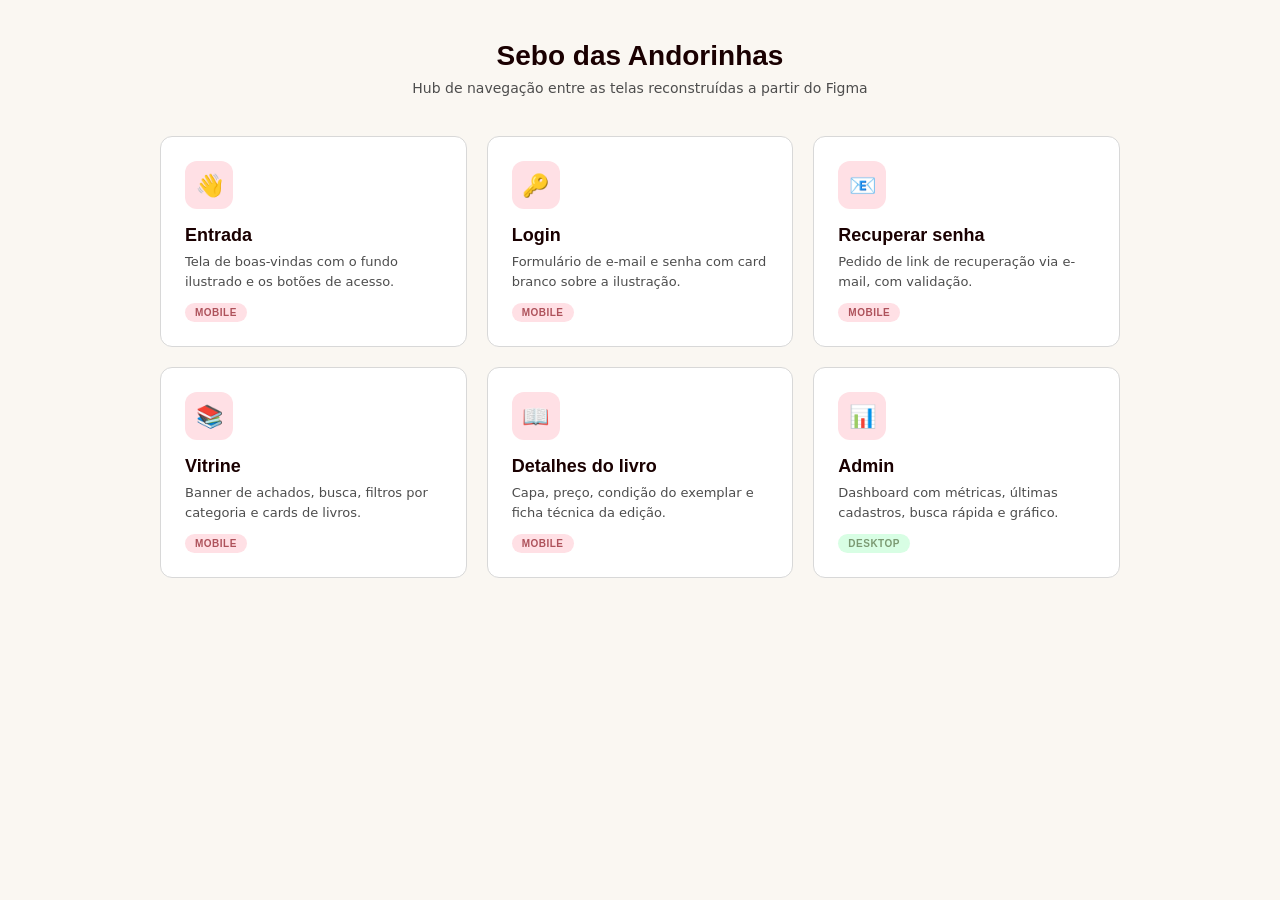
<file: index.html>
<!DOCTYPE html>
<html lang="pt-BR">
<head>
  <meta charset="UTF-8">
  <meta name="viewport" content="width=device-width, initial-scale=1">
  <title>Sebo das Andorinhas — Telas</title>
  <style>
    /* ============================================================
       HUB DE NAVEGAÇÃO
       Página simples que lista todas as telas do projeto.
       Serve para você pular direto pra qualquer uma delas.
       ============================================================ */

    /* Variáveis de cor: as mesmas do design system do app */
    :root {
      --cream-bg: #FAF7F2;
      --wine: #AE525B;
      --wine-light: #DD797E;
      --rose-pale: #FFE0E5;
      --dark: #1A0001;
      --gray-text: #4D4D4D;
      --border: #D8D8D8;
      --white: #FFFFFF;
    }

    * { box-sizing: border-box; }

    body {
      margin: 0;
      padding: 40px 20px;
      background: var(--cream-bg);
      color: var(--dark);
      font-family: "DM Sans", system-ui, sans-serif;
      min-height: 100vh;
    }

    .container {
      max-width: 960px;
      margin: 0 auto;
    }

    header {
      text-align: center;
      margin-bottom: 40px;
    }

    h1 {
      font-family: "Figtree", sans-serif;
      font-size: 28px;
      font-weight: 700;
      margin: 0 0 8px;
    }

    header p {
      color: var(--gray-text);
      font-size: 14px;
      margin: 0;
    }

    /* Grid responsivo: 1 coluna no mobile, 2 no tablet, 3 no desktop */
    .grid {
      display: grid;
      grid-template-columns: repeat(auto-fill, minmax(260px, 1fr));
      gap: 20px;
    }

    /* Cada card é um link para a tela */
    .card {
      display: block;
      background: var(--white);
      border: 1px solid var(--border);
      border-radius: 12px;
      padding: 24px;
      text-decoration: none;
      color: inherit;
      transition: transform .2s, box-shadow .2s, border-color .2s;
    }

    .card:hover,
    .card:focus-visible {
      transform: translateY(-4px);
      box-shadow: 0 8px 24px rgba(174, 82, 91, .15);
      border-color: var(--wine-light);
      outline: none;
    }

    /* Ícone circular com a cor da tela */
    .card-icon {
      width: 48px;
      height: 48px;
      border-radius: 12px;
      background: var(--rose-pale);
      color: var(--wine);
      display: flex;
      align-items: center;
      justify-content: center;
      font-size: 22px;
      margin-bottom: 16px;
    }

    .card h2 {
      font-family: "Figtree", sans-serif;
      font-size: 18px;
      font-weight: 700;
      margin: 0 0 6px;
    }

    .card p {
      color: var(--gray-text);
      font-size: 13px;
      margin: 0;
      line-height: 1.5;
    }

    /* Etiqueta que diz se a tela é mobile ou desktop */
    .tag {
      display: inline-block;
      margin-top: 12px;
      padding: 4px 10px;
      border-radius: 20px;
      background: var(--rose-pale);
      color: var(--wine);
      font-size: 10px;
      font-weight: 600;
      font-family: "Poppins", sans-serif;
      text-transform: uppercase;
      letter-spacing: .5px;
    }

    .tag.desktop {
      background: #D8FEE4;
      color: #7C9A73;
    }
  </style>
</head>
<body>
  <div class="container">
    <header>
      <h1>Sebo das Andorinhas</h1>
      <p>Hub de navegação entre as telas reconstruídas a partir do Figma</p>
    </header>

    <div class="grid">
      <a class="card" href="telas/entrada/index.html">
        <div class="card-icon">👋</div>
        <h2>Entrada</h2>
        <p>Tela de boas-vindas com o fundo ilustrado e os botões de acesso.</p>
        <span class="tag">Mobile</span>
      </a>

      <a class="card" href="telas/login/index.html">
        <div class="card-icon">🔑</div>
        <h2>Login</h2>
        <p>Formulário de e-mail e senha com card branco sobre a ilustração.</p>
        <span class="tag">Mobile</span>
      </a>

      <a class="card" href="telas/recuperar-senha/index.html">
        <div class="card-icon">📧</div>
        <h2>Recuperar senha</h2>
        <p>Pedido de link de recuperação via e-mail, com validação.</p>
        <span class="tag">Mobile</span>
      </a>

      <a class="card" href="telas/vitrine/index.html">
        <div class="card-icon">📚</div>
        <h2>Vitrine</h2>
        <p>Banner de achados, busca, filtros por categoria e cards de livros.</p>
        <span class="tag">Mobile</span>
      </a>

      <a class="card" href="telas/detalhes-livro/index.html">
        <div class="card-icon">📖</div>
        <h2>Detalhes do livro</h2>
        <p>Capa, preço, condição do exemplar e ficha técnica da edição.</p>
        <span class="tag">Mobile</span>
      </a>

      <a class="card" href="telas/admin/index.html">
        <div class="card-icon">📊</div>
        <h2>Admin</h2>
        <p>Dashboard com métricas, últimas cadastros, busca rápida e gráfico.</p>
        <span class="tag desktop">Desktop</span>
      </a>
    </div>
  </div>
</body>
</html>
</file>
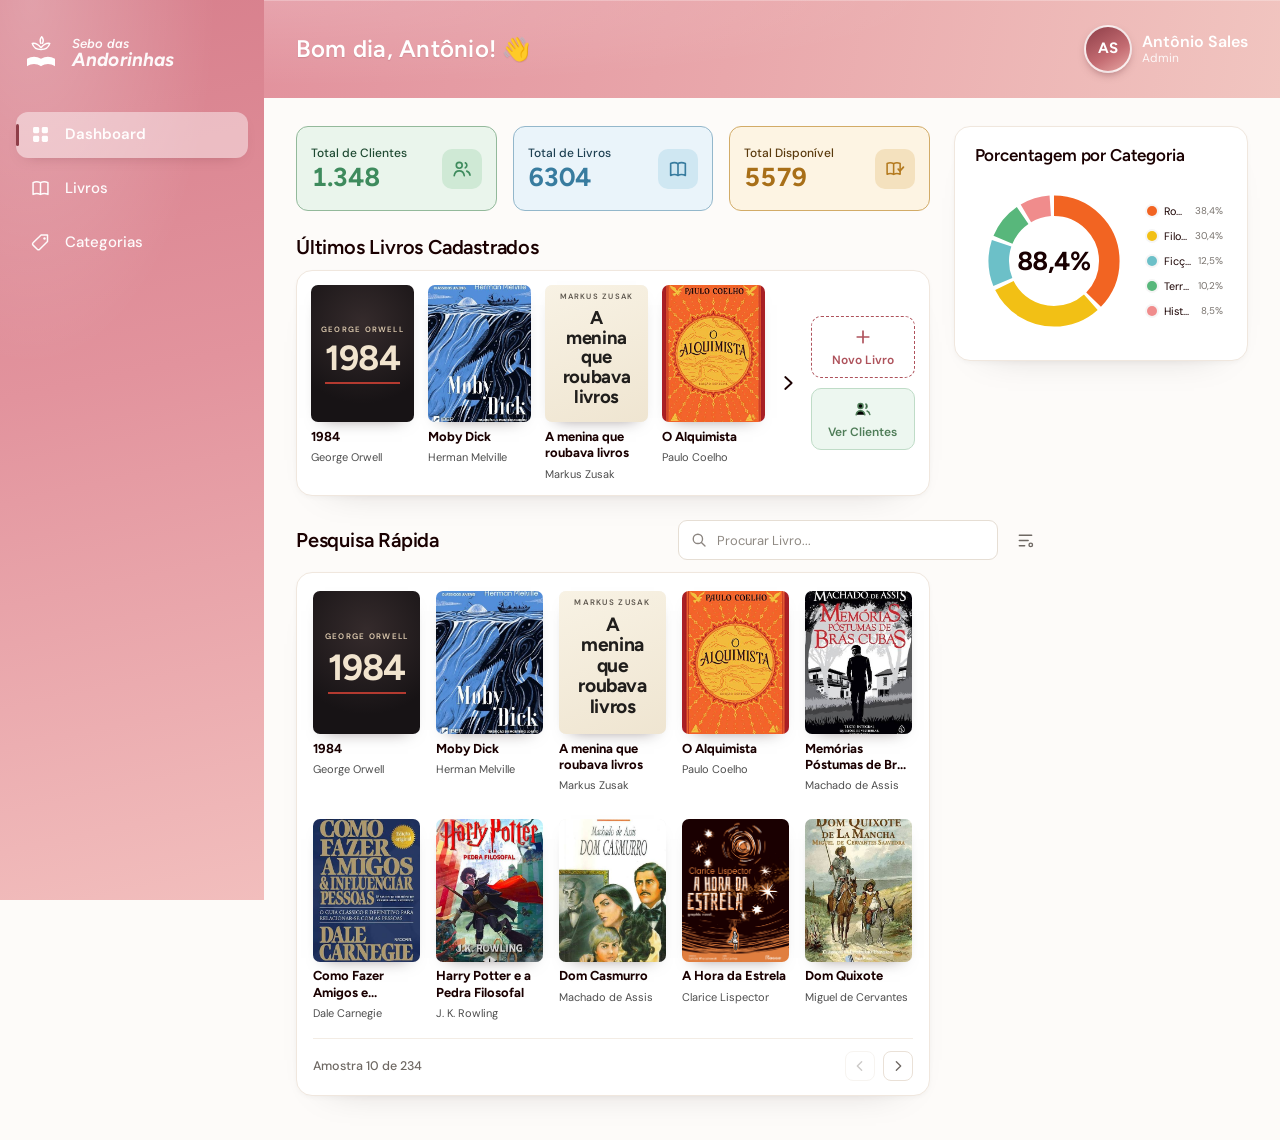
<file: telas/admin/index.html>
<!DOCTYPE html>
<html lang="pt-BR">
<head>
  <meta charset="UTF-8" />
  <meta name="viewport" content="width=device-width, initial-scale=1.0" />
  <meta name="description" content="Painel administrativo do Sebo das Andorinhas: métricas do acervo, últimos livros cadastrados, pesquisa rápida e gráfico por categoria." />
  <title>Admin · Sebo das Andorinhas</title>

  <!-- Fontes do guia de design: Figtree (títulos), DM Sans (textos) e Poppins (apoio) -->
  <link rel="preconnect" href="https://fonts.googleapis.com" />
  <link rel="preconnect" href="https://fonts.gstatic.com" crossorigin />
  <link
    href="https://fonts.googleapis.com/css2?family=DM+Sans:wght@400;500;600;700&family=Figtree:wght@600;700&family=Poppins:wght@400;500;600&display=swap"
    rel="stylesheet"
  />

  <!-- CSS da tela -->
  <link rel="stylesheet" href="style.css" />
</head>
<body>
  <!-- Link de salto: aparece ao usar Tab e leva direto ao conteúdo principal -->
  <a class="skip-link" href="#conteudo">Pular para o conteúdo</a>

  <div class="app">

    <!-- ============================================================
         SIDEBAR
         No desktop fica fixa e expandida (264px).
         No tablet vira uma coluna estreita só com ícones (72px).
         No mobile fica escondida e desliza ao clicar no botão de menu.
         ============================================================ -->
    <aside class="sidebar" id="sidebar" aria-label="Menu do painel">
      <!-- Botão de fechar, visível apenas no mobile -->
      <button class="sidebar__close" id="sidebarClose" type="button" aria-label="Fechar menu">
        <svg viewBox="0 0 24 24" aria-hidden="true" focusable="false">
          <path d="M6 6l12 12M18 6L6 18" fill="none" stroke="currentColor" stroke-width="2" stroke-linecap="round" />
        </svg>
      </button>

      <!-- Logo: desenho de livro aberto com folhas, feito em SVG inline -->
      <div class="brand">
        <svg class="brand__icon" viewBox="0 0 48 48" fill="none" aria-hidden="true" focusable="false">
          <!-- folhas saindo do centro do livro -->
          <path d="M24 18c-3.6-4.5-6.8-5.6-10-5 1.2 4.4 4 7 10 7" stroke="currentColor" stroke-width="1.7" stroke-linejoin="round" />
          <path d="M24 18c3.6-4.5 6.8-5.6 10-5-1.2 4.4-4 7-10 7" stroke="currentColor" stroke-width="1.7" stroke-linejoin="round" />
          <path d="M24 13.5c-1.5-3.2-1-6 .8-8 2 2.3 2.3 5 .7 8" stroke="currentColor" stroke-width="1.7" stroke-linejoin="round" />
          <!-- livro aberto (páginas cheias) -->
          <path d="M8 30.5c5.5-3.1 10.6-3.1 16 0 5.4-3.1 10.5-3.1 16 0V39c-5.5-3.1-10.6-3.1-16 0-5.4-3.1-10.5-3.1-16 0v-8.5Z" fill="currentColor" />
        </svg>
        <span class="brand__text">
          <span class="brand__line">Sebo das</span>
          <span class="brand__line brand__line--big">Andorinhas</span>
        </span>
      </div>

      <!-- Navegação principal -->
      <nav class="nav" aria-label="Menu principal">
        <!-- Dashboard está ativo: aria-current avisa o leitor de tela -->
        <a class="nav__item is-active" href="#" aria-current="page" title="Dashboard">
          <svg class="nav__icon" viewBox="0 0 24 24" aria-hidden="true" focusable="false">
            <rect x="3.5" y="3.5" width="7" height="7" rx="1.6" fill="currentColor" />
            <rect x="13.5" y="3.5" width="7" height="7" rx="1.6" fill="currentColor" />
            <rect x="3.5" y="13.5" width="7" height="7" rx="1.6" fill="currentColor" />
            <rect x="13.5" y="13.5" width="7" height="7" rx="1.6" fill="currentColor" />
          </svg>
          <span class="nav__label">Dashboard</span>
        </a>

        <a class="nav__item" href="#" title="Livros">
          <svg class="nav__icon" viewBox="0 0 24 24" aria-hidden="true" focusable="false">
            <path d="M3.5 5.2c2.8-1.4 5.6-1.4 8.5 0 2.9-1.4 5.7-1.4 8.5 0v13.6c-2.8-1.4-5.6-1.4-8.5 0-2.9-1.4-5.7-1.4-8.5 0V5.2Z" fill="none" stroke="currentColor" stroke-width="1.7" stroke-linejoin="round" />
            <path d="M12 5.2v13.6" fill="none" stroke="currentColor" stroke-width="1.7" />
          </svg>
          <span class="nav__label">Livros</span>
        </a>

        <a class="nav__item" href="#" title="Categorias">
          <svg class="nav__icon" viewBox="0 0 24 24" aria-hidden="true" focusable="false">
            <path d="M12.7 3.5H20v7.3l-8.9 8.9a2 2 0 0 1-2.8 0L3.5 15a2 2 0 0 1 0-2.8l9.2-8.7Z" fill="none" stroke="currentColor" stroke-width="1.7" stroke-linejoin="round" />
            <circle cx="16.6" cy="7.4" r="1.4" fill="currentColor" />
          </svg>
          <span class="nav__label">Categorias</span>
        </a>
      </nav>
    </aside>

    <!-- Fundo escurecido que fecha a sidebar no mobile -->
    <div class="sidebar-overlay" id="sidebarOverlay" aria-hidden="true"></div>

    <!-- ============================================================
         COLUNA PRINCIPAL (header + conteúdo)
         ============================================================ -->
    <div class="main">

      <!-- HEADER rosa com saudação e dados do usuário -->
      <header class="topbar">
        <!-- Botão hambúrguer: só aparece no mobile -->
        <button class="menu-toggle" id="menuToggle" type="button" aria-controls="sidebar" aria-expanded="false" aria-label="Abrir menu">
          <svg viewBox="0 0 24 24" aria-hidden="true" focusable="false">
            <path d="M4 7h16M4 12h16M4 17h16" fill="none" stroke="currentColor" stroke-width="2" stroke-linecap="round" />
          </svg>
        </button>

        <h1 class="topbar__greeting">
          Bom dia, Antônio! <span class="topbar__wave" aria-hidden="true">👋</span>
        </h1>

        <div class="topbar__user">
          <!-- Avatar provisório com as iniciais (o guia permite um placeholder) -->
          <div class="avatar" aria-hidden="true">AS</div>
          <div class="topbar__user-info">
            <span class="topbar__name">Antônio Sales</span>
            <span class="topbar__role">Admin</span>
          </div>
        </div>
      </header>

      <!-- CONTEÚDO DO DASHBOARD -->
      <main class="content" id="conteudo">

        <div class="dashboard">

          <!-- ===== CARDS DE MÉTRICAS ===== -->
          <section class="metrics" aria-label="Métricas do acervo">

            <article class="metric metric--clients">
              <div class="metric__body">
                <h2 class="metric__label">Total de Clientes</h2>
                <p class="metric__value">1.348</p>
              </div>
              <span class="metric__icon" aria-hidden="true">
                <svg viewBox="0 0 24 24" fill="none" focusable="false">
                  <circle cx="9" cy="8" r="3.2" stroke="currentColor" stroke-width="1.8" />
                  <path d="M3.5 19.2c.6-3.3 2.8-5.1 5.5-5.1s4.9 1.8 5.5 5.1" stroke="currentColor" stroke-width="1.8" stroke-linecap="round" />
                  <path d="M15.6 5.3a3 3 0 0 1 0 5.4M17.2 14.3c2 .6 3.2 2.2 3.5 4.4" stroke="currentColor" stroke-width="1.8" stroke-linecap="round" />
                </svg>
              </span>
            </article>

            <article class="metric metric--books">
              <div class="metric__body">
                <h2 class="metric__label">Total de Livros</h2>
                <p class="metric__value">6304</p>
              </div>
              <span class="metric__icon" aria-hidden="true">
                <svg viewBox="0 0 24 24" fill="none" focusable="false">
                  <path d="M12 6.2C9.7 4.8 6.7 4.8 4 6v13c2.7-1.2 5.7-1.2 8 0 2.3-1.2 5.3-1.2 8 0V6c-2.7-1.2-5.7-1.2-8 0Z" stroke="currentColor" stroke-width="1.8" stroke-linejoin="round" />
                  <path d="M12 6.2v12.9" stroke="currentColor" stroke-width="1.8" />
                </svg>
              </span>
            </article>

            <article class="metric metric--available">
              <div class="metric__body">
                <h2 class="metric__label">Total Disponível</h2>
                <p class="metric__value">5579</p>
              </div>
              <span class="metric__icon" aria-hidden="true">
                <svg viewBox="0 0 24 24" fill="none" focusable="false">
                  <path d="M10.5 6.2C8.4 5 5.7 5 3.4 6v11.7c2.3-1 5-1 7.1.2 2.1-1.2 4.8-1.2 7.1-.2V6c-2.3-1-5-1-7.1.2Z" stroke="currentColor" stroke-width="1.7" stroke-linejoin="round" />
                  <path d="M10.5 6.2v11.7" stroke="currentColor" stroke-width="1.7" />
                  <path d="M15.5 12.2l2 2 3.7-4.2" stroke="currentColor" stroke-width="1.9" stroke-linecap="round" stroke-linejoin="round" />
                </svg>
              </span>
            </article>

          </section>

          <!-- ===== GRÁFICO (no desktop fica na coluna direita) ===== -->
          <aside class="chart-card" aria-labelledby="chartTitle">
            <h2 class="chart-card__title" id="chartTitle">Porcentagem por Categoria</h2>

            <div class="chart">
              <!-- O donut é montado pelo JS com fatias SVG clicáveis -->
              <div class="donut" id="donut">
                <svg class="donut__svg" id="donutSvg" viewBox="0 0 200 200" role="group" aria-label="Gráfico de porcentagem por categoria"></svg>
                <div class="donut__center">
                  <span class="donut__value" id="donutValue" aria-live="polite">88,4%</span>
                  <span class="donut__label" id="donutLabel"></span>
                </div>
              </div>

              <!-- A legenda também é gerada pelo JS (botões acessíveis) -->
              <ul class="legend" id="legend" aria-label="Categorias do gráfico"></ul>
            </div>
          </aside>

          <!-- ===== ÚLTIMOS LIVROS CADASTRADOS ===== -->
          <section class="latest" aria-labelledby="latestTitle">
            <h2 class="section-title" id="latestTitle">Últimos Livros Cadastrados</h2>

            <div class="latest__card">
              <div class="latest__grid">
                <!-- Os 4 livros são inseridos pelo JS -->
                <div class="latest__books" id="latestBooks"></div>

                <!-- Pequena seta decorativa/navegação para a pesquisa rápida -->
                <button class="latest__more" id="latestMore" type="button" aria-label="Ir para a pesquisa rápida" title="Ver mais livros">
                  <svg viewBox="0 0 24 24" aria-hidden="true" focusable="false">
                    <path d="M9 5.5l7 6.5-7 6.5" fill="none" stroke="currentColor" stroke-width="2" stroke-linecap="round" stroke-linejoin="round" />
                  </svg>
                </button>

                <div class="latest__actions">
                  <button class="action action--new" type="button">
                    <svg viewBox="0 0 24 24" aria-hidden="true" focusable="false">
                      <path d="M12 5v14M5 12h14" fill="none" stroke="currentColor" stroke-width="2" stroke-linecap="round" />
                    </svg>
                    <span>Novo Livro</span>
                  </button>

                  <button class="action action--clients" type="button">
                    <svg viewBox="0 0 24 24" aria-hidden="true" focusable="false">
                      <circle cx="9" cy="8.5" r="3" stroke="currentColor" stroke-width="1.8" />
                      <path d="M3.8 19c.6-3.1 2.7-4.8 5.2-4.8s4.6 1.7 5.2 4.8" stroke="currentColor" stroke-width="1.8" stroke-linecap="round" />
                      <path d="M15.4 6a2.9 2.9 0 0 1 0 5.1M16.9 14.5c1.8.5 3 2 3.3 4.1" stroke="currentColor" stroke-width="1.8" stroke-linecap="round" />
                    </svg>
                    <span>Ver Clientes</span>
                  </button>
                </div>
              </div>
            </div>
          </section>

          <!-- ===== PESQUISA RÁPIDA ===== -->
          <section class="quick" aria-labelledby="quickTitle">
            <div class="quick__head">
              <h2 class="section-title" id="quickTitle">Pesquisa Rápida</h2>

              <div class="quick__tools">
                <!-- Label real escondida visualmente para manter acessibilidade -->
                <div class="search">
                  <label class="sr-only" for="buscaLivro">Procurar Livro...</label>
                  <svg class="search__icon" viewBox="0 0 24 24" aria-hidden="true" focusable="false">
                    <circle cx="10.5" cy="10.5" r="6.2" fill="none" stroke="currentColor" stroke-width="1.8" />
                    <path d="M15.2 15.2L20 20" fill="none" stroke="currentColor" stroke-width="1.8" stroke-linecap="round" />
                  </svg>
                  <input
                    class="search__input"
                    id="buscaLivro"
                    type="search"
                    placeholder="Procurar Livro..."
                    autocomplete="off"
                    spellcheck="false"
                  />
                </div>

                <button class="icon-button" id="sortButton" type="button" aria-pressed="false" aria-label="Ordenar livros de A a Z" title="Ordenar de A a Z">
                  <svg viewBox="0 0 24 24" aria-hidden="true" focusable="false">
                    <path d="M5 6h14M5 12h10M5 18h6" fill="none" stroke="currentColor" stroke-width="1.8" stroke-linecap="round" />
                    <circle cx="18" cy="17" r="2" fill="none" stroke="currentColor" stroke-width="1.6" />
                  </svg>
                </button>
              </div>
            </div>

            <div class="quick__card">
              <!-- Grade de 10 livros renderizada pelo JS -->
              <div class="book-grid" id="quickBooks"></div>

              <!-- Mensagem exibida quando a busca não encontra nada -->
              <p class="empty-state" id="emptyState" hidden>Nenhum livro encontrado.</p>

              <!-- Paginação -->
              <nav class="pagination" aria-label="Paginação do catálogo">
                <p class="pagination__info" id="paginationInfo" aria-live="polite">Amostra 10 de 234</p>
                <div class="pagination__buttons">
                  <button class="page-button" id="pagePrev" type="button" aria-label="Página anterior" disabled>
                    <svg viewBox="0 0 24 24" aria-hidden="true" focusable="false">
                      <path d="M14.5 5.5L8 12l6.5 6.5" fill="none" stroke="currentColor" stroke-width="2" stroke-linecap="round" stroke-linejoin="round" />
                    </svg>
                  </button>
                  <button class="page-button" id="pageNext" type="button" aria-label="Próxima página">
                    <svg viewBox="0 0 24 24" aria-hidden="true" focusable="false">
                      <path d="M9.5 5.5L16 12l-6.5 6.5" fill="none" stroke="currentColor" stroke-width="2" stroke-linecap="round" stroke-linejoin="round" />
                    </svg>
                  </button>
                </div>
              </nav>
            </div>
          </section>

        </div>
      </main>
    </div>
  </div>

  <!-- JS da tela (dados mockados, filtro, gráfico e menu) -->
  <script src="script.js"></script>
</body>
</html>
</file>
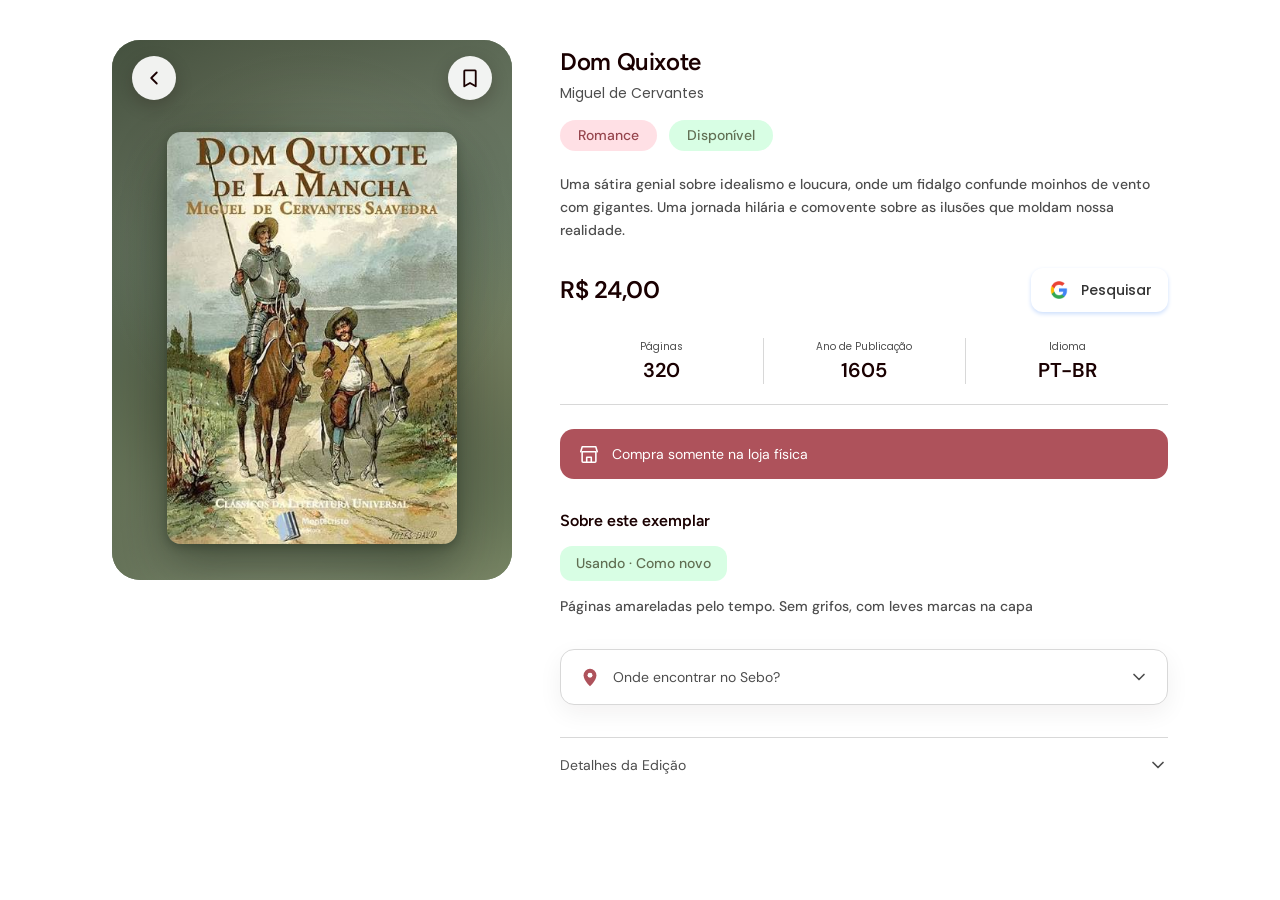
<file: telas/detalhes-livro/index.html>
<!DOCTYPE html>
<html lang="pt-BR">
<head>
  <!-- ==========================================================
       Sebo das Andorinhas — Detalhes do Livro (Dom Quixote)
       Tela estática em HTML + CSS + JavaScript puro.
       ========================================================== -->
  <meta charset="UTF-8" />
  <meta name="viewport" content="width=device-width, initial-scale=1.0" />
  <meta name="description" content="Conheça Dom Quixote, de Miguel de Cervantes, disponível no Sebo das Andorinhas." />
  <meta name="theme-color" content="#AE525B" />
  <title>Dom Quixote — Sebo das Andorinhas</title>

  <!-- Fontes do projeto: Figtree (títulos), DM Sans (textos) e Poppins (apoio) -->
  <link rel="preconnect" href="https://fonts.googleapis.com" />
  <link rel="preconnect" href="https://fonts.gstatic.com" crossorigin />
  <link
    href="https://fonts.googleapis.com/css2?family=DM+Sans:wght@400;500;600;700&family=Figtree:wght@600;700&family=Poppins:wght@400;500;600;700&display=swap"
    rel="stylesheet"
  />

  <!-- A capa é o maior elemento visual da tela; avisamos o navegador para baixá-la cedo -->
  <link rel="preload" as="image" href="../../assets/capa-dom-quixote.png" />

  <link rel="stylesheet" href="style.css" />
</head>
<body>
  <!-- Link de acessibilidade: aparece apenas quando o usuário navega pelo teclado -->
  <a class="skip-link" href="#conteudo">Pular para o conteúdo do livro</a>

  <!-- ==========================================================
       PÁGINA: no mobile tudo fica em uma coluna.
       No desktop o CSS transforma .page em duas colunas.
       ========================================================== -->
  <div class="page">

    <!-- --------------------------------------------------------
         HERO: faixa verde com a capa em destaque.
         Os botões de voltar e favorito ficam sobrepostos no topo.
         -------------------------------------------------------- -->
    <section class="hero" aria-label="Capa do livro Dom Quixote">
      <div class="hero__actions">
        <!-- Link (estilizado como botão circular) que volta para a vitrine -->
        <a
          class="icon-btn"
          href="../vitrine/index.html"
          data-back
          aria-label="Voltar para a vitrine"
          title="Voltar para a vitrine"
        >
          <svg class="icon" viewBox="0 0 24 24" aria-hidden="true" focusable="false">
            <path d="M15 18l-6-6 6-6" />
          </svg>
        </a>

        <!-- Botão de favorito: o JavaScript alterna o estado e o preenchimento do ícone -->
        <button
          class="icon-btn icon-btn--favorite"
          id="btn-favorito"
          type="button"
          aria-label="Adicionar Dom Quixote aos favoritos"
          aria-pressed="false"
        >
          <svg class="icon" viewBox="0 0 24 24" aria-hidden="true" focusable="false">
            <path d="M6.5 3.75h11a.75.75 0 0 1 .75.75V21l-6.25-3.6L5.75 21V4.5a.75.75 0 0 1 .75-.75Z" />
          </svg>
        </button>
      </div>

      <!-- A moldura da capa tem proporção próxima de 2:3 (375 × 533 px no arquivo original) -->
      <figure class="hero__cover">
        <img
          src="../../assets/capa-dom-quixote.png"
          alt="Capa de Dom Quixote: Dom Quixote montado em um cavalo ao lado de Sancho Pança em seu burro"
          width="375"
          height="533"
          fetchpriority="high"
        />
      </figure>
    </section>

    <!-- --------------------------------------------------------
         CONTEÚDO PRINCIPAL
         -------------------------------------------------------- -->
    <main class="content" id="conteudo">

      <!-- Título, autor e badges de categoria/disponibilidade -->
      <header class="book-head">
        <h1 class="book-title">Dom Quixote</h1>
        <p class="book-author">Miguel de Cervantes</p>

        <ul class="badges" aria-label="Categoria e disponibilidade">
          <li class="badge badge--genre">Romance</li>
          <li class="badge badge--available">Disponível</li>
        </ul>
      </header>

      <!-- Sinopse curta do livro -->
      <p class="book-description">
        Uma sátira genial sobre idealismo e loucura, onde um fidalgo confunde moinhos de
        vento com gigantes. Uma jornada hilária e comovente sobre as ilusões que moldam
        nossa realidade.
      </p>

      <!-- Preço + ação principal. A linha é observada pelo JS para acionar o botão fixo -->
      <div class="buy-row" id="buy-row">
        <p class="price"><span class="sr-only">Preço: </span>R$ 24,00</p>

        <a
          class="btn btn--primary"
          href="https://www.google.com/search?q=Dom+Quixote+Miguel+de+Cervantes"
          target="_blank"
          rel="noopener noreferrer"
          aria-label="Pesquisar Dom Quixote no Google (abre em nova aba)"
        >
          <span class="btn__google" aria-hidden="true">
            <img src="../../assets/icone-pesquisar.png" alt="" width="20" height="20" loading="lazy" />
          </span>
          Pesquisar
        </a>
      </div>

      <!-- Ficha técnica em 3 colunas. O JavaScript preenche os itens a partir de um array -->
      <dl class="specs" id="specs" aria-label="Especificações do livro"></dl>

      <!-- Aviso de compra presencial -->
      <p class="notice" role="note">
        <svg class="notice__icon" viewBox="0 0 24 24" fill="none" aria-hidden="true" focusable="false">
          <path d="M3 9.5 4.6 4h14.8L21 9.5" stroke="currentColor" stroke-width="1.7" stroke-linecap="round" stroke-linejoin="round" />
          <path d="M4.5 9.5h15V20a1 1 0 0 1-1 1h-13a1 1 0 0 1-1-1V9.5Z" stroke="currentColor" stroke-width="1.7" stroke-linejoin="round" />
          <path d="M9.5 21v-5.5h5V21" stroke="currentColor" stroke-width="1.7" stroke-linecap="round" stroke-linejoin="round" />
        </svg>
        <span>Compra somente na loja física</span>
      </p>

      <!-- Seção sobre o estado do exemplar -->
      <section class="section" aria-labelledby="titulo-sobre">
        <h2 class="section__title" id="titulo-sobre">Sobre este exemplar</h2>
        <p class="condition">Usando · Como novo</p>
        <p class="section__text">
          Páginas amareladas pelo tempo. Sem grifos, com leves marcas na capa
        </p>
      </section>

      <!-- Acordeão com o endereço e um mapinha simples -->
      <section class="section section--tight" aria-labelledby="titulo-local">
        <div class="accordion accordion--card" data-accordion>
          <h2 class="accordion__heading" id="titulo-local">
            <button
              class="accordion__trigger"
              type="button"
              aria-expanded="false"
              aria-controls="painel-local"
              data-accordion-trigger
            >
              <span class="accordion__leading">
                <span class="accordion__icon" aria-hidden="true">
                  <svg viewBox="0 0 24 24" fill="none" focusable="false">
                    <path d="M12 22s7-6.1 7-12a7 7 0 1 0-14 0c0 5.9 7 12 7 12Z" fill="#AE525B" />
                    <circle cx="12" cy="10" r="2.7" fill="#FFFFFF" />
                  </svg>
                </span>
                <span>Onde encontrar no Sebo?</span>
              </span>

              <svg class="accordion__chevron" viewBox="0 0 24 24" fill="none" aria-hidden="true" focusable="false">
                <path d="m6 9 6 6 6-6" stroke="currentColor" stroke-width="2" stroke-linecap="round" stroke-linejoin="round" />
              </svg>
            </button>
          </h2>

          <div
            class="accordion__panel"
            id="painel-local"
            role="region"
            aria-labelledby="titulo-local"
            data-accordion-panel
            inert
          >
            <div class="accordion__body">
              <div class="accordion__inner">
                <!-- Mapinha decorativo: formas simples em SVG, sem imagem externa -->
                <div class="mini-map" aria-hidden="true">
                  <svg class="mini-map__canvas" viewBox="0 0 600 200" preserveAspectRatio="none" focusable="false">
                    <rect width="600" height="200" fill="#ECE9E1" />
                    <rect x="36" y="20" width="112" height="58" rx="7" fill="#DCE7D2" />
                    <rect x="418" y="116" width="146" height="62" rx="7" fill="#DCE7D2" />
                    <rect x="430" y="18" width="86" height="44" rx="7" fill="#E3DED4" />
                    <path d="M-20 152 L620 58" stroke="#F9F7F2" stroke-width="28" />
                    <path d="M150 -20 L262 220" stroke="#F9F7F2" stroke-width="20" />
                    <path d="M356 -20 L452 220" stroke="#F9F7F2" stroke-width="14" />
                    <path d="M-20 82 L620 82" stroke="#F9F7F2" stroke-width="11" opacity=".85" />
                    <path d="M-20 152 L620 58" stroke="#D8D2C6" stroke-width="2" stroke-dasharray="10 9" opacity=".75" />
                  </svg>

                  <svg class="mini-map__pin" viewBox="0 0 24 24" fill="none" focusable="false">
                    <path d="M12 22s7-6.1 7-12a7 7 0 1 0-14 0c0 5.9 7 12 7 12Z" fill="#AE525B" />
                    <circle cx="12" cy="10" r="2.7" fill="#FFFFFF" />
                  </svg>
                  <span class="mini-map__label">Sebo das Andorinhas</span>
                </div>

                <div class="place">
                  <p class="place__name">Sebo das Andorinhas</p>
                  <p class="place__address" id="endereco-sebo"></p>
                  <p class="place__hours" id="horario-sebo"></p>
                </div>
              </div>
            </div>
          </div>
        </div>
      </section>

      <!-- Acordeão com os dados da edição (preenchido pelo JavaScript) -->
      <section class="section section--tight" aria-labelledby="titulo-edicao">
        <div class="accordion accordion--plain" data-accordion>
          <h2 class="accordion__heading" id="titulo-edicao">
            <button
              class="accordion__trigger"
              type="button"
              aria-expanded="false"
              aria-controls="painel-edicao"
              data-accordion-trigger
            >
              <span class="accordion__leading">Detalhes da Edição</span>

              <svg class="accordion__chevron" viewBox="0 0 24 24" fill="none" aria-hidden="true" focusable="false">
                <path d="m6 9 6 6 6-6" stroke="currentColor" stroke-width="2" stroke-linecap="round" stroke-linejoin="round" />
              </svg>
            </button>
          </h2>

          <div
            class="accordion__panel"
            id="painel-edicao"
            role="region"
            aria-labelledby="titulo-edicao"
            data-accordion-panel
            inert
          >
            <div class="accordion__body">
              <div class="accordion__inner">
                <dl class="edition" id="edition-list"></dl>
              </div>
            </div>
          </div>
        </div>
      </section>
    </main>
  </div>

  <!-- --------------------------------------------------------
       CTA FIXO (somente mobile/tablet)
       Fica escondido até a linha de preço sair da tela.
       No desktop o CSS esconde este bloco por completo.
       -------------------------------------------------------- -->
  <aside class="sticky-cta" id="cta-fixo" aria-label="Comprar Dom Quixote" data-sticky-cta inert>
    <div class="sticky-cta__inner">
      <div class="sticky-cta__price">
        <span class="sticky-cta__label">Dom Quixote</span>
        <span class="sticky-cta__value">R$ 24,00</span>
      </div>

      <a
        class="btn btn--primary"
        href="https://www.google.com/search?q=Dom+Quixote+Miguel+de+Cervantes"
        target="_blank"
        rel="noopener noreferrer"
        aria-label="Pesquisar Dom Quixote no Google (abre em nova aba)"
      >
        Pesquisar
      </a>
    </div>
  </aside>

  <!-- Região viva: anuncia mudanças de favorito para leitores de tela -->
  <p class="sr-only" id="status-favorito" role="status" aria-live="polite"></p>

  <!-- O script fica no fim do body para o HTML já existir quando ele rodar -->
  <script src="script.js"></script>
</body>
</html>
</file>
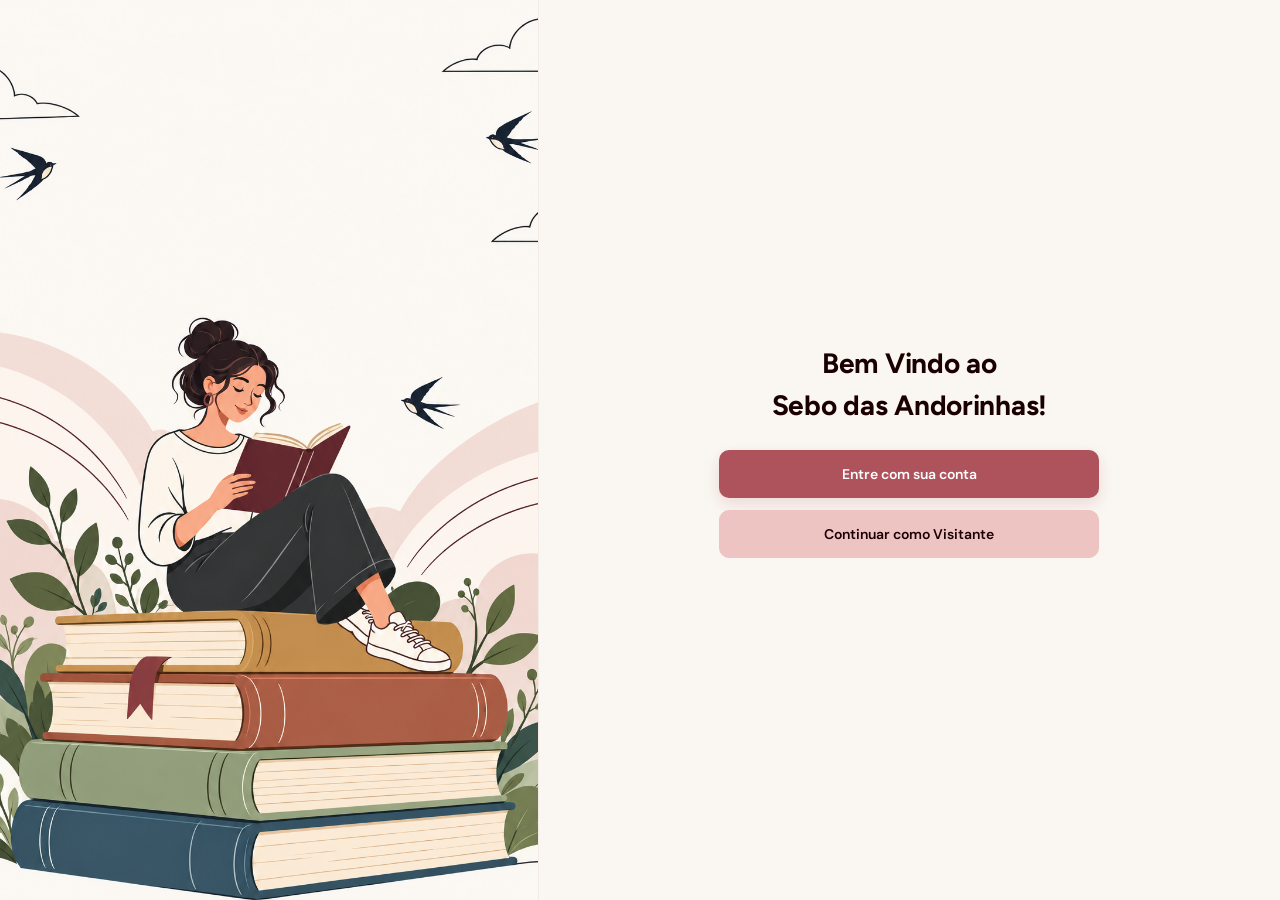
<file: telas/entrada/index.html>
<!DOCTYPE html>
<html lang="pt-BR">
<head>
  <meta charset="UTF-8">
  <meta name="viewport" content="width=device-width, initial-scale=1.0">
  <meta name="theme-color" content="#FAF7F2">
  <meta name="description" content="Bem-vindo ao Sebo das Andorinhas, seu sebo de livros usados.">
  <title>Sebo das Andorinhas — Entrada</title>

  <!-- Fontes do projeto: Figtree para títulos e DM Sans para textos/botões -->
  <link rel="preconnect" href="https://fonts.googleapis.com">
  <link rel="preconnect" href="https://fonts.gstatic.com" crossorigin>
  <link href="https://fonts.googleapis.com/css2?family=DM+Sans:wght@400;500;600;700&family=Figtree:wght@600;700&family=Poppins:wght@400;500;600;700&display=swap" rel="stylesheet">

  <!-- Estilos da tela de entrada -->
  <link rel="stylesheet" href="style.css">
</head>
<body>
  <!--
    .tela é o contêiner principal.
    No mobile ele organiza tudo em coluna: ilustração em cima, texto e botões embaixo.
  -->
  <main class="tela">

    <!--
      Ilustração de fundo da tela.
      A imagem já vem com o fundo creme, então ela se funde com o fundo da página.
    -->
    <figure class="hero">
      <img
        class="hero__imagem"
        src="../../assets/bg-entrada.png"
        alt="Ilustração de uma mulher lendo um livro sentada sobre uma pilha de livros, com andorinhas e plantas ao redor."
        width="1024"
        height="1536"
        fetchpriority="high"
      >
    </figure>

    <!-- Bloco de texto e ações da tela -->
    <section class="conteudo" aria-labelledby="titulo-entrada">
      <!-- Título em duas linhas, exatamente como no Figma -->
      <h1 class="conteudo__titulo" id="titulo-entrada">
        <span class="conteudo__linha">Bem Vindo ao</span>
        <span class="conteudo__linha">Sebo das Andorinhas!</span>
      </h1>

      <!-- Botões empilhados; os links já funcionam mesmo sem JavaScript -->
      <div class="acoes">
        <a
          class="botao botao--primario"
          href="../login/index.html"
          data-destino="../login/index.html"
        >Entre com sua conta</a>

        <a
          class="botao botao--secundario"
          href="../vitrine/index.html"
          data-destino="../vitrine/index.html"
        >Continuar como Visitante</a>
      </div>
    </section>

  </main>

  <!-- Comportamento da tela (transição suave antes de navegar) -->
  <script src="script.js"></script>
</body>
</html>
</file>
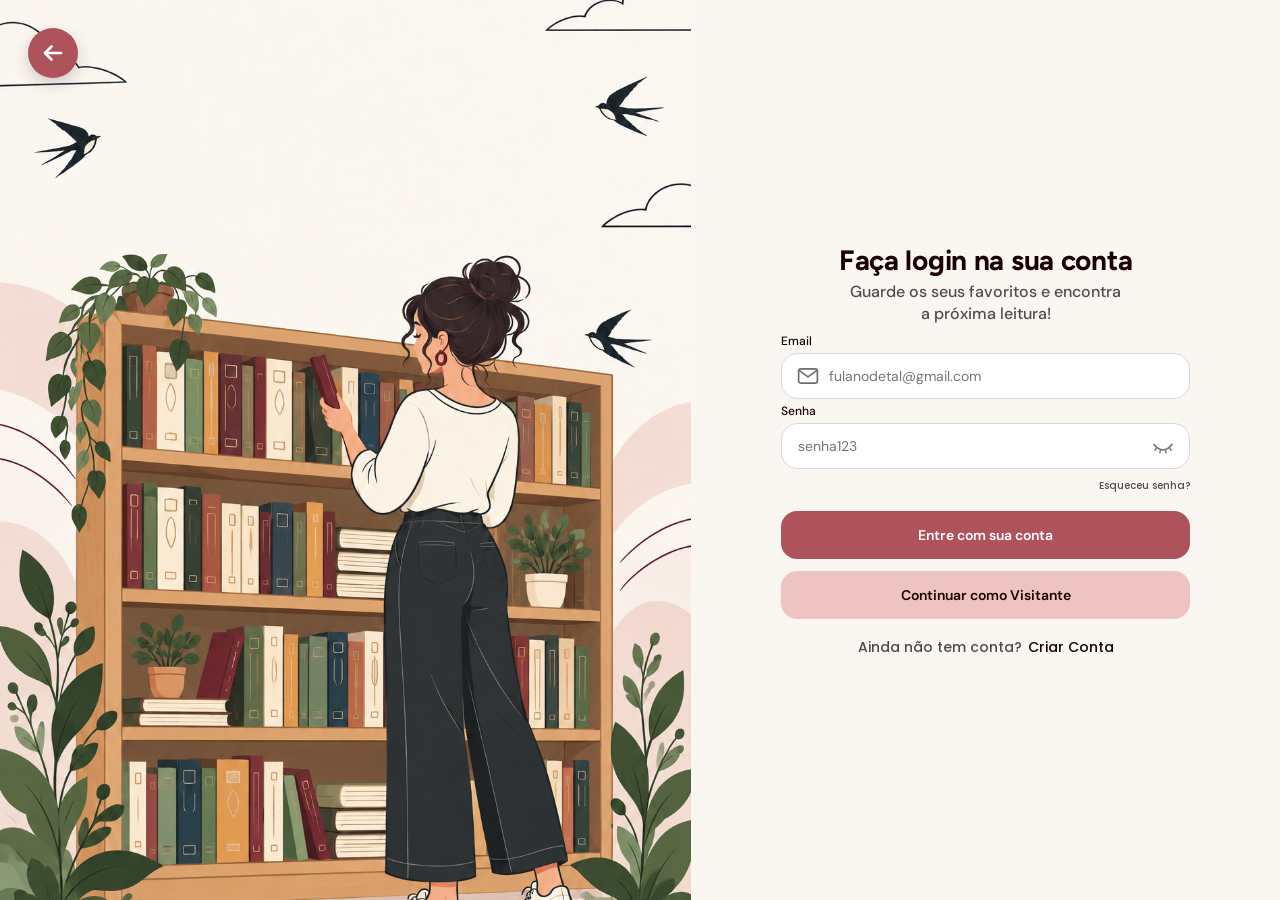
<file: telas/login/index.html>
<!DOCTYPE html>
<html lang="pt-BR">
<head>
  <meta charset="UTF-8">
  <meta name="viewport" content="width=device-width, initial-scale=1">
  <meta name="theme-color" content="#FAF7F2">
  <meta name="description" content="Faça login na sua conta do Sebo das Andorinhas.">
  <title>Faça login na sua conta — Sebo das Andorinhas</title>

  <!-- Fontes do projeto: Figtree (títulos), DM Sans (texto) e Poppins (detalhes) -->
  <link rel="preconnect" href="https://fonts.googleapis.com">
  <link rel="preconnect" href="https://fonts.gstatic.com" crossorigin>
  <link
    href="https://fonts.googleapis.com/css2?family=DM+Sans:wght@400;500;600;700&family=Figtree:wght@600;700&family=Poppins:wght@400;500;600;700&display=swap"
    rel="stylesheet">

  <link rel="stylesheet" href="style.css">
</head>
<body>
  <!--
    .login-shell é o "palco" da tela.
    No mobile ele ocupa a largura toda (com um limite confortável).
    A partir de 768px ele vira um grid de duas colunas: ilustração + formulário.
  -->
  <div class="login-shell">

    <!-- Botão circular de voltar. Fica por cima da ilustração, no canto superior esquerdo. -->
    <a class="back" href="../entrada/index.html" aria-label="Voltar para a tela de entrada">
      <svg viewBox="0 0 24 24" fill="none" aria-hidden="true" focusable="false">
        <path d="M20 12H4" stroke="currentColor" stroke-width="2.6" stroke-linecap="round"/>
        <path d="M10.5 5.5 4 12l6.5 6.5" stroke="currentColor" stroke-width="2.6"
              stroke-linecap="round" stroke-linejoin="round"/>
      </svg>
    </a>

    <!--
      Ilustração de fundo.
      A imagem é recortada via CSS (object-fit/object-position) para repetir
      o enquadramento da tela de referência do Figma.
    -->
    <div class="scene">
      <img
        class="scene__img"
        src="../../assets/bg-login.png"
        alt="Ilustração de uma leitora escolhendo um livro em uma estante de madeira"
        fetchpriority="high">
    </div>

    <!--
      Card creme que "invade" a ilustração no mobile.
      No desktop ele passa a ser o painel direito, sem cantos arredondados.
    -->
    <main class="card">
      <div class="card__inner">

        <!-- Título e subtítulo da tela -->
        <header class="card__header">
          <h1 class="card__title">Faça login na sua conta</h1>
          <p class="card__subtitle">Guarde os seus favoritos e encontra<br>a próxima leitura!</p>
        </header>

        <!--
          Formulário de login.
          "novalidate" desliga as mensagens padrão do navegador:
          nós mesmos validamos e mostramos os erros em português.
        -->
        <form class="login-form" id="form-login" novalidate>

          <!-- Campo de e-mail -->
          <div class="field">
            <label class="field__label" for="email">Email</label>

            <div class="input-shell input-shell--icon">
              <!-- Ícone de envelope desenhado em SVG (sem CDN) -->
              <span class="input-icon" aria-hidden="true">
                <svg viewBox="0 0 24 24" fill="none">
                  <rect x="2.6" y="4.8" width="18.8" height="14.4" rx="2.4"
                        stroke="currentColor" stroke-width="1.7"/>
                  <path d="m3.4 6.6 8.6 6.3 8.6-6.3"
                        stroke="currentColor" stroke-width="1.7"
                        stroke-linecap="round" stroke-linejoin="round"/>
                </svg>
              </span>

              <input
                class="input"
                id="email"
                name="email"
                type="email"
                inputmode="email"
                autocomplete="email"
                spellcheck="false"
                placeholder="fulanodetal@gmail.com"
                aria-describedby="email-erro">
            </div>

            <!-- Mensagem de erro do e-mail (preenchida pelo JS) -->
            <p class="field__error" id="email-erro" aria-live="polite" hidden></p>
          </div>

          <!-- Campo de senha -->
          <div class="field">
            <label class="field__label" for="senha">Senha</label>

            <div class="input-shell input-shell--password">
              <input
                class="input"
                id="senha"
                name="senha"
                type="password"
                autocomplete="current-password"
                placeholder="senha123"
                aria-describedby="senha-erro">

              <!--
                Botão do "olho": alterna entre senha escondida e visível.
                Fica dentro do input visualmente, mas é um button de verdade
                (acessível por teclado).
              -->
              <button
                class="toggle-senha"
                id="toggle-senha"
                type="button"
                aria-label="Mostrar senha"
                aria-pressed="false"
                aria-controls="senha">
                <!-- Olho fechado (estado inicial) -->
                <svg class="icon-eye-off" viewBox="0 0 24 24" fill="none" aria-hidden="true" focusable="false">
                  <path d="M3 10.5c2.8 3.6 5.8 5.4 9 5.4s6.2-1.8 9-5.4"
                        stroke="currentColor" stroke-width="1.7"
                        stroke-linecap="round" stroke-linejoin="round"/>
                  <path d="M5.4 13.9 3.9 16.3M9.5 16.1l-.7 2.6M14.5 16.1l.7 2.6M18.6 13.9l1.5 2.4"
                        stroke="currentColor" stroke-width="1.5" stroke-linecap="round"/>
                </svg>

                <!-- Olho aberto (quando a senha está visível) -->
                <svg class="icon-eye" viewBox="0 0 24 24" fill="none" aria-hidden="true" focusable="false">
                  <path d="M2.5 12S6 6 12 6s9.5 6 9.5 6-3.5 6-9.5 6-9.5-6-9.5-6Z"
                        stroke="currentColor" stroke-width="1.7"
                        stroke-linejoin="round"/>
                  <circle cx="12" cy="12" r="3" stroke="currentColor" stroke-width="1.7"/>
                </svg>
              </button>
            </div>

            <!-- Mensagem de erro da senha (preenchida pelo JS) -->
            <p class="field__error" id="senha-erro" aria-live="polite" hidden></p>
          </div>

          <!-- Link "Esqueceu senha?" alinhado à direita -->
          <div class="form__forgot">
            <a href="../recuperar-senha/index.html">Esqueceu senha?</a>
          </div>

          <!-- Ações principais -->
          <button class="btn btn--primary" type="submit">Entre com sua conta</button>
          <button class="btn btn--secondary" type="button" id="btn-visitante">Continuar como Visitante</button>
        </form>

        <!-- Link de cadastro no rodapé do card -->
        <p class="card__footer">
          <span>Ainda não tem conta?</span>
          <a href="../entrada/index.html">Criar Conta</a>
        </p>

      </div>
    </main>
  </div>

  <script src="script.js"></script>
</body>
</html>
</file>
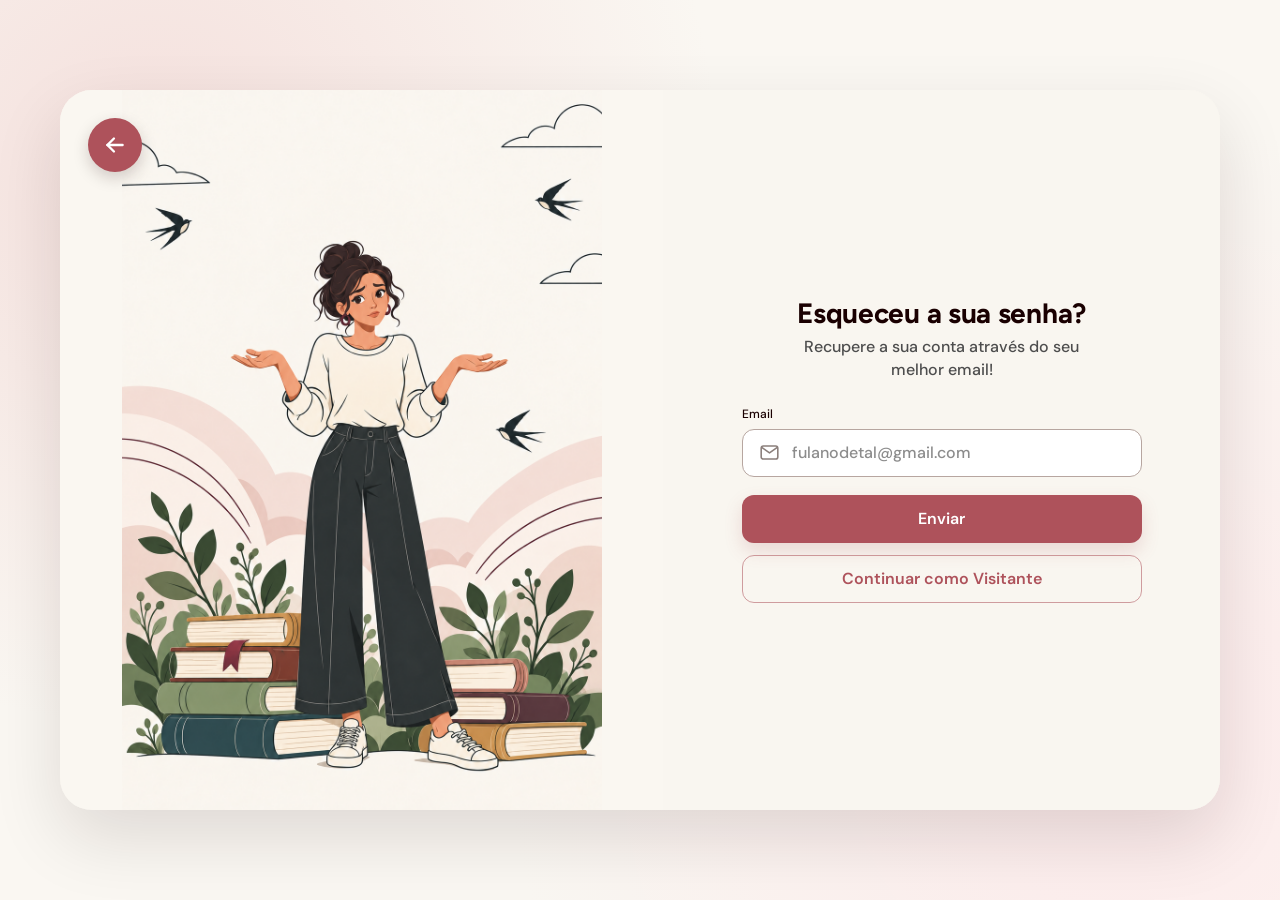
<file: telas/recuperar-senha/index.html>
<!DOCTYPE html>
<html lang="pt-BR">
<head>
  <!-- ============================================================
       Sebo das Andorinhas — Recuperação de senha
       Tela mobile-first (referência: frame 128:832 do Figma).
       HTML + CSS + JavaScript puro, sem frameworks.
       ============================================================ -->
  <meta charset="UTF-8">
  <!-- viewport: garante que o layout mobile seja usado em celulares reais -->
  <meta name="viewport" content="width=device-width, initial-scale=1">
  <meta name="theme-color" content="#F9F6F0">
  <meta name="description" content="Recupere a sua conta do Sebo das Andorinhas através do seu email.">
  <title>Recuperar senha — Sebo das Andorinhas</title>

  <!-- Fontes do guia de design: Figtree (títulos) e DM Sans (textos) -->
  <link rel="preconnect" href="https://fonts.googleapis.com">
  <link rel="preconnect" href="https://fonts.gstatic.com" crossorigin>
  <link href="https://fonts.googleapis.com/css2?family=DM+Sans:wght@400;500;600;700&family=Figtree:wght@600;700&display=swap" rel="stylesheet">

  <!-- Estilos da tela -->
  <link rel="stylesheet" href="style.css">

  <!-- JavaScript carregado depois do HTML (defer) para os elementos já existirem -->
  <script src="script.js" defer></script>
</head>

<body>
  <!-- Container principal da tela.
       No mobile ocupa a tela toda; em telas maiores vira um card centralizado. -->
  <main class="auth">

    <!-- ================= ILUSTRAÇÃO DE FUNDO ================= -->
    <!-- A imagem vem de assets/ e é a mesma usada no frame 128:832.
         O link de voltar fica sobreposto no canto superior esquerdo. -->
    <section class="illustration" aria-label="Ilustração de uma jovem cercada por livros e andorinhas">
      <img
        class="illustration__img"
        src="../../assets/bg-esqueceu.png"
        alt="Ilustração de uma jovem de braços abertos, em pé sobre livros, cercada por plantas, nuvens e andorinhas"
        width="1024"
        height="1536"
      >

      <!-- Seta de voltar: leva de volta para a tela de login -->
      <a class="back-link" href="../login/index.html" aria-label="Voltar para a tela de login">
        <svg viewBox="0 0 24 24" fill="none" stroke="currentColor" stroke-width="2.2"
             stroke-linecap="round" stroke-linejoin="round" aria-hidden="true" focusable="false">
          <path d="M19 12H5"></path>
          <path d="M11 18l-6-6 6-6"></path>
        </svg>
      </a>
    </section>

    <!-- ================= CARD / PAINEL DO FORMULÁRIO ================= -->
    <!-- O painel sobe por cima da ilustração com um topo levemente curvado,
         reproduzindo o recorte do card (Rectangle 21) no Figma. -->
    <section class="panel" aria-labelledby="titulo-recuperar">
      <div class="panel__content">

        <!-- Cabeçalho: título e subtítulo com os textos exatos do guia -->
        <header class="panel__header">
          <h1 id="titulo-recuperar">Esqueceu a sua senha?</h1>
          <p class="subtitle">Recupere a sua conta através do seu melhor email!</p>
        </header>

        <!-- Formulário de recuperação.
             "novalidate" desliga as mensagens nativas do navegador:
             nós mesmos validamos e mostramos o feedback inline. -->
        <form class="recover-form" id="recover-form" novalidate>

          <!-- Campo de email com label real (acessibilidade) -->
          <div class="field-group">
            <label for="email">Email</label>

            <!-- Casca do input: desenha a borda, o ícone e o fundo branco -->
            <div class="input-shell" id="email-shell">
              <!-- Ícone de envelope em SVG inline (sem CDN de ícones) -->
              <svg class="input-shell__icon" viewBox="0 0 24 24" fill="none" stroke="currentColor"
                   stroke-width="1.8" stroke-linecap="round" stroke-linejoin="round"
                   aria-hidden="true" focusable="false">
                <rect x="2.5" y="4.5" width="19" height="15" rx="2.5"></rect>
                <path d="M3.5 6.5l8.5 6 8.5-6"></path>
              </svg>

              <input
                type="email"
                id="email"
                name="email"
                placeholder="fulanodetal@gmail.com"
                autocomplete="email"
                inputmode="email"
                autocapitalize="off"
                spellcheck="false"
                aria-describedby="email-feedback"
                required
              >
            </div>
          </div>

          <!-- Mensagem inline de sucesso ou de erro.
               Fica escondida até o JavaScript precisar dela.
               role="status" + aria-live fazem leitores de tela anunciarem o texto. -->
          <p class="feedback" id="email-feedback" role="status" aria-live="polite" hidden>
            <!-- Ícone de check: aparece somente no estado de sucesso -->
            <svg class="feedback__icon" viewBox="0 0 20 20" fill="none" stroke="currentColor"
                 stroke-width="1.8" stroke-linecap="round" stroke-linejoin="round"
                 aria-hidden="true" focusable="false">
              <circle cx="10" cy="10" r="8.3"></circle>
              <path d="M6.4 10.2l2.5 2.5 4.7-5.2"></path>
            </svg>
            <span class="feedback__text"></span>
          </p>

          <!-- Botão principal: envia o link de recuperação -->
          <button class="btn btn--primary" type="submit" id="submit-button">Enviar</button>

          <!-- Botão secundário: segue para a vitrine sem login -->
          <a class="btn btn--secondary" href="../vitrine/index.html">Continuar como Visitante</a>
        </form>
      </div>
    </section>
  </main>
</body>
</html>
</file>
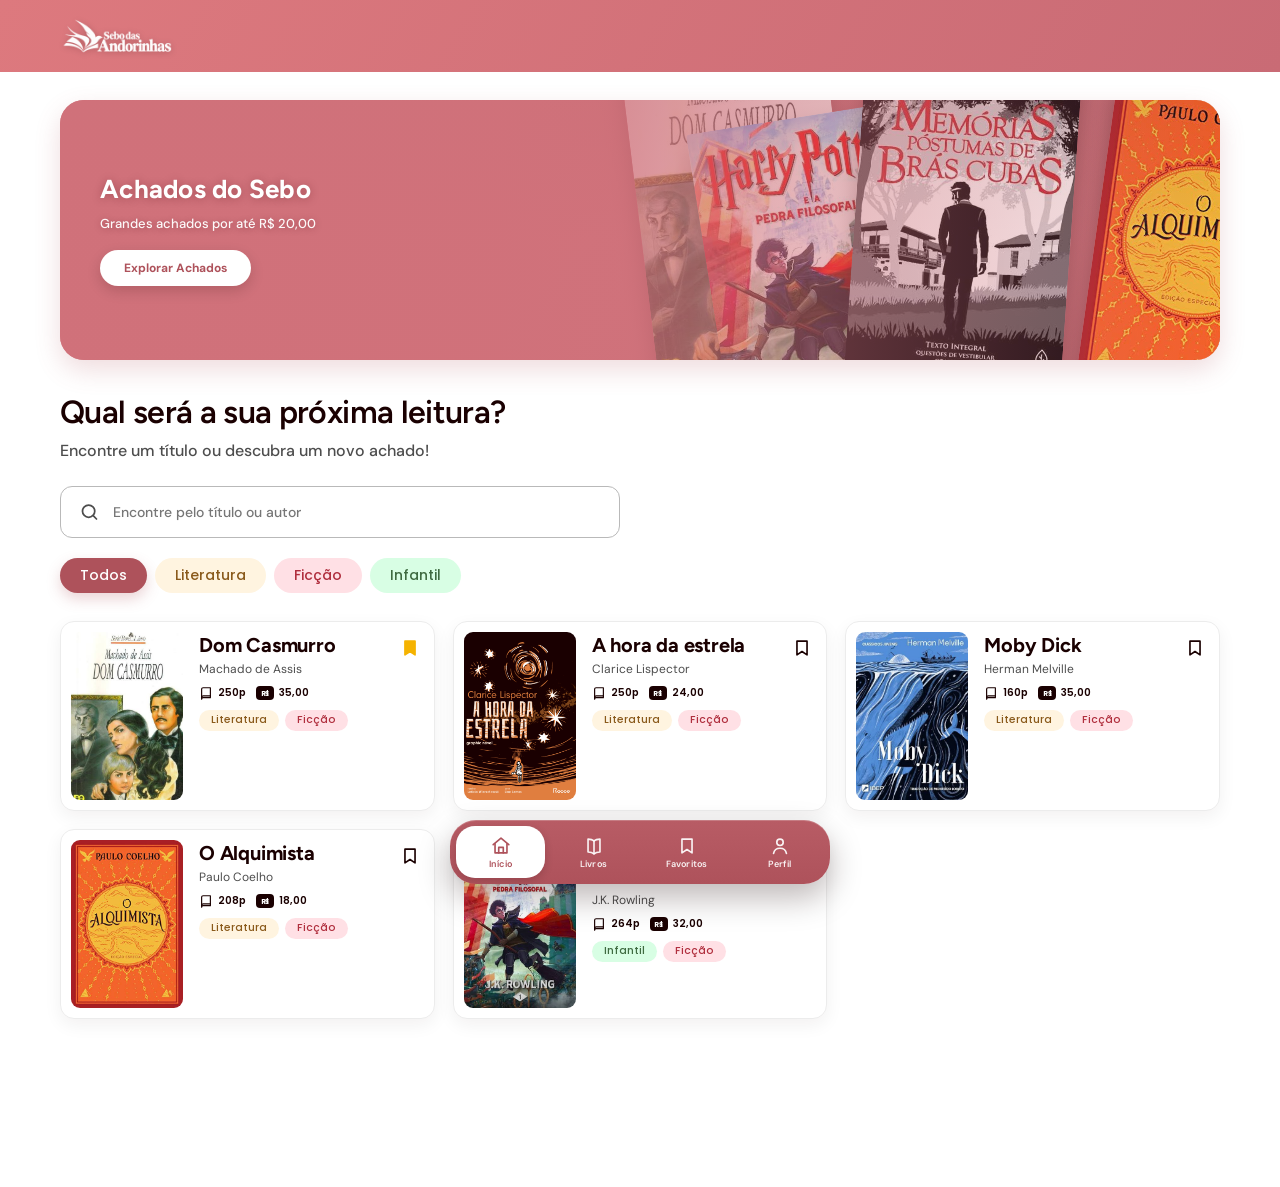
<file: telas/vitrine/index.html>
<!DOCTYPE html>
<html lang="pt-BR">
<head>
  <meta charset="UTF-8">
  <meta name="viewport" content="width=device-width, initial-scale=1.0">
  <meta name="description" content="Sebo das Andorinhas — encontre seu próximo livro usado por um preço especial.">
  <meta name="theme-color" content="#DD797E">
  <title>Início | Sebo das Andorinhas</title>

  <!-- Fontes oficiais do guia de design (Figtree, DM Sans e Poppins) -->
  <link rel="preconnect" href="https://fonts.googleapis.com">
  <link rel="preconnect" href="https://fonts.gstatic.com" crossorigin>
  <link href="https://fonts.googleapis.com/css2?family=DM+Sans:wght@400;500;600;700&family=Figtree:wght@600;700&family=Poppins:wght@400;500;600;700&display=swap" rel="stylesheet">

  <!-- Folha de estilo da tela -->
  <link rel="stylesheet" href="style.css">
</head>
<body id="topo">

  <!-- Atalho de teclado para quem navega com leitor de tela / tabulação -->
  <a class="skip-link" href="#conteudo">Pular para o conteúdo</a>

  <!-- ============================================================
       TOPO / MARCA
       Barra rosa fixa no fluxo da página com o logotipo do sebo.
       O PNG é branco e transparente, por isso fica sobre o rosa.
       ============================================================ -->
  <header class="topbar">
    <div class="topbar__inner">
      <a class="topbar__brand" href="#topo" aria-label="Sebo das Andorinhas — voltar ao início">
        <img
          class="topbar__logo"
          src="../../assets/header-inicio.png"
          alt="Sebo das Andorinhas"
          width="2048"
          height="768"
        >
      </a>
    </div>
  </header>

  <main class="page" id="conteudo">

    <!-- ============================================================
         HERO / BANNER "ACHADOS DO SEBO"
         O fundo rosa é feito em CSS e a "montagem" de capas usa as
         imagens reais de assets/. O gradiente escuro garante leitura.
         ============================================================ -->
    <section class="hero" aria-labelledby="hero-titulo">

      <!-- Capas decorativas: ficam atrás do texto e não são lidas por leitores de tela -->
      <div class="hero__collage" aria-hidden="true">
        <img class="hero__img hero__img--1" src="../../assets/capa-4.png" alt="" width="365" height="547">
        <img class="hero__img hero__img--2" src="../../assets/capa-1.png" alt="" width="333" height="500">
        <img class="hero__img hero__img--3" src="../../assets/capa-2.png" alt="" width="365" height="547">
        <img class="hero__img hero__img--4" src="../../assets/capa-5.png" alt="" width="357" height="560">
        <img class="hero__img hero__img--5" src="../../assets/capa-dom-quixote.png" alt="" width="375" height="533">
      </div>

      <!-- Camada de sombra/gradiente para dar contraste ao texto branco -->
      <div class="hero__shade" aria-hidden="true"></div>

      <div class="hero__content">
        <h2 class="hero__title" id="hero-titulo">Achados do Sebo</h2>
        <p class="hero__text">Grandes achados por até R$ 20,00</p>
        <a class="hero__button" href="#lista-livros">Explorar Achados</a>
      </div>
    </section>

    <!-- ============================================================
         INTRODUÇÃO + BUSCA + FILTROS
         ============================================================ -->
    <section class="intro" aria-labelledby="titulo-vitrine">
      <h1 class="intro__title" id="titulo-vitrine">Qual será a sua próxima leitura?</h1>
      <p class="intro__subtitle">Encontre um título ou descubra um novo achado!</p>

      <!-- Formulário com label real (escondido visualmente) para acessibilidade -->
      <form class="search" role="search" novalidate>
        <label class="sr-only" for="busca">Buscar livros por título ou autor</label>
        <span class="search__icon" aria-hidden="true">
          <svg viewBox="0 0 24 24" fill="none" stroke="currentColor" stroke-width="2" stroke-linecap="round">
            <circle cx="11" cy="11" r="7"></circle>
            <path d="M20 20l-3.5-3.5"></path>
          </svg>
        </span>
        <input
          class="search__input"
          id="busca"
          type="search"
          name="busca"
          placeholder="Encontre pelo título ou autor"
          autocomplete="off"
          spellcheck="false"
        >
      </form>

      <!-- Faixa de chips: rola na horizontal no celular e quebra linha no desktop -->
      <div class="filtros">
        <div class="chips" role="group" aria-label="Filtrar livros por categoria">
          <button class="chip chip--todos is-active" type="button" data-categoria="Todos" aria-pressed="true">Todos</button>
          <button class="chip chip--literatura" type="button" data-categoria="Literatura" aria-pressed="false">Literatura</button>
          <button class="chip chip--ficcao" type="button" data-categoria="Ficção" aria-pressed="false">Ficção</button>
          <button class="chip chip--infantil" type="button" data-categoria="Infantil" aria-pressed="false">Infantil</button>
        </div>
      </div>
    </section>

    <!-- ============================================================
         LISTA DE LIVROS
         Os cards são criados pelo JavaScript a partir do array
         "livros" em script.js.
         ============================================================ -->
    <section class="catalogo" id="lista-livros" aria-labelledby="titulo-catalogo">
      <h2 class="sr-only" id="titulo-catalogo">Livros do acervo</h2>

      <!-- Região viva: o leitor de tela anuncia quantos livros apareceram -->
      <p class="sr-only" id="resultado-busca" role="status" aria-live="polite"></p>

      <div class="book-grid" id="lista"></div>

      <!-- Estado vazio exibido quando nenhum livro corresponde aos filtros -->
      <div class="empty" id="vazio" hidden>
        <span class="empty__icon" aria-hidden="true">
          <svg viewBox="0 0 24 24" fill="none" stroke="currentColor" stroke-width="1.6" stroke-linecap="round" stroke-linejoin="round">
            <path d="M6 3h9a3 3 0 0 1 3 3v15H6a2 2 0 0 1-2-2V5a2 2 0 0 1 2-2Z"></path>
            <path d="M6 17h12"></path>
            <path d="M9 7h5"></path>
          </svg>
        </span>
        <h3 class="empty__title" id="vazio-titulo">Nenhum livro encontrado.</h3>
        <p class="empty__text" id="vazio-texto">Tente outro título, autor ou categoria.</p>
        <button class="empty__button" id="limpar-filtros" type="button">Limpar filtros</button>
      </div>
    </section>
  </main>

  <!-- ============================================================
       NAVEGAÇÃO INFERIOR FIXA
       Quatro itens com ícones SVG inline (sem CDN).
       O item ativo ganha uma "pílula" branca.
       ============================================================ -->
  <nav class="bottom-nav" aria-label="Navegação principal">
    <button class="bottom-nav__item is-active" type="button" data-nav="inicio" aria-current="page">
      <svg viewBox="0 0 24 24" aria-hidden="true">
        <path d="M3.5 10.5 12 3.5l8.5 7"></path>
        <path d="M5.5 9.5v10h13v-10"></path>
        <path d="M9.5 19.5v-6h5v6"></path>
      </svg>
      <span class="bottom-nav__label">Início</span>
    </button>

    <button class="bottom-nav__item" type="button" data-nav="livros">
      <svg viewBox="0 0 24 24" aria-hidden="true">
        <path d="M12 6.5c-1.6-1.4-3.7-2-6.5-2v14c2.8 0 4.9.6 6.5 2 1.6-1.4 3.7-2 6.5-2v-14c-2.8 0-4.9.6-6.5 2Z"></path>
        <path d="M12 6.5v14"></path>
      </svg>
      <span class="bottom-nav__label">Livros</span>
    </button>

    <button class="bottom-nav__item" type="button" data-nav="favoritos">
      <svg viewBox="0 0 24 24" aria-hidden="true">
        <path d="M6.5 4.5h11v15l-5.5-3.7-5.5 3.7v-15Z"></path>
      </svg>
      <span class="bottom-nav__label">Favoritos</span>
    </button>

    <button class="bottom-nav__item" type="button" data-nav="perfil">
      <svg viewBox="0 0 24 24" aria-hidden="true">
        <circle cx="12" cy="8" r="3.5"></circle>
        <path d="M5 20c.7-3.5 3.5-5.5 7-5.5s6.3 2 7 5.5"></path>
      </svg>
      <span class="bottom-nav__label">Perfil</span>
    </button>
  </nav>

  <!-- Aviso rápido e acessível usado pelos itens da navegação -->
  <div class="toast" id="toast" role="status" aria-live="polite"></div>

  <!-- Mensagem para quem estiver com JavaScript desativado -->
  <noscript>
    <p class="noscript">Ative o JavaScript para carregar a lista de livros e usar os filtros.</p>
  </noscript>

  <!-- Script da tela (dados mockados, sem API) -->
  <script src="script.js"></script>
</body>
</html>
</file>
<file: telas/admin/style.css>
/* ============================================================
   SEBO DAS ANDORINHAS — TELA ADMIN
   CSS puro, mobile-first. As larguras de referência são:
   360px / 390px (mobile), 768px (tablet), 1024px e 1440px (desktop).
   ============================================================ */

/* ------------------------------------------------------------
   1. VARIÁVEIS DO DESIGN SYSTEM
   Todas as cores do guia ficam aqui para facilitar a manutenção.
   ------------------------------------------------------------ */
:root {
  /* Paleta oficial */
  --cream-bg: #FAF7F2;
  --cream-bg-alt: #F9F6F0;
  --white: #FFFFFF;
  --wine: #AE525B;
  --wine-light: #DD797E;
  --rose-soft: #EEC4C3;
  --rose-pale: #FFE0E5;
  --green-soft: #D8FEE4;
  --green-text: #7C9A73;
  --dark: #1A0001;
  --gray-text: #4D4D4D;
  --border: #D8D8D8;
  --surface: #F4F4F4;
  --amber-soft: #FFF4E0;

  /* Cores extras do painel (tons usados nos cards de métricas) */
  --admin-bg: #FDFBF9;
  --card-border: #F0E7DE;
  --muted: #77716C;
  --green-strong: #3E8B5D;
  --blue-strong: #387C9F;
  --amber-strong: #A86F18;

  /* Medidas e efeitos */
  --sidebar-desktop: 264px;
  --sidebar-tablet: 72px;
  --radius-card: 16px;
  --radius-md: 12px;
  --shadow-card: 0 2px 4px rgba(26, 0, 1, 0.03), 0 18px 40px -34px rgba(26, 0, 1, 0.28);
  --shadow-cover: 0 8px 16px -12px rgba(26, 0, 1, 0.55);
  --ease: cubic-bezier(0.22, 0.61, 0.36, 1);
}

/* ------------------------------------------------------------
   2. RESET E BASE
   Remove margens padrão e deixa o cálculo de largura previsível.
   ------------------------------------------------------------ */
*,
*::before,
*::after {
  box-sizing: border-box;
}

html {
  -webkit-text-size-adjust: 100%;
}

body {
  margin: 0;
  min-height: 100vh;
  background: var(--admin-bg);
  color: var(--dark);
  font-family: "DM Sans", system-ui, sans-serif;
  font-size: 16px;
  line-height: 1.45;
  -webkit-font-smoothing: antialiased;
}

/* Elementos de mídia nunca “estouram” o container */
img,
svg {
  display: block;
  max-width: 100%;
}

button,
input {
  font: inherit;
  color: inherit;
}

button {
  cursor: pointer;
}

/* Títulos usam Figtree, conforme o guia */
h1,
h2,
h3,
p {
  margin: 0;
}

h1,
h2,
h3 {
  font-family: "Figtree", "DM Sans", sans-serif;
}

/* Foco bem visível para navegação por teclado */
:focus-visible {
  outline: 3px solid var(--wine);
  outline-offset: 2px;
  border-radius: 4px;
}

/* ------------------------------------------------------------
   3. UTILITÁRIOS DE ACESSIBILIDADE
   ------------------------------------------------------------ */

/* Esconde visualmente, mas mantém para leitores de tela */
.sr-only {
  position: absolute;
  width: 1px;
  height: 1px;
  padding: 0;
  margin: -1px;
  overflow: hidden;
  clip: rect(0, 0, 0, 0);
  white-space: nowrap;
  border: 0;
}

/* Link “Pular para o conteúdo”: fica oculto até receber foco com Tab */
.skip-link {
  position: fixed;
  top: 12px;
  left: 12px;
  z-index: 100;
  padding: 10px 16px;
  border-radius: 8px;
  background: var(--white);
  color: var(--wine);
  font-weight: 700;
  text-decoration: none;
  transform: translateY(-160%);
  transition: transform 0.2s var(--ease);
}

.skip-link:focus {
  transform: translateY(0);
}

/* ------------------------------------------------------------
   4. ESTRUTURA GERAL
   No mobile existe só a coluna principal; a sidebar é fixa e
   desliza por cima. A partir de 768px entra a coluna de ícones.
   ------------------------------------------------------------ */
.app {
  display: grid;
  grid-template-columns: minmax(0, 1fr);
  min-height: 100vh;
}

.main {
  display: flex;
  flex-direction: column;
  min-width: 0;
}

/* ------------------------------------------------------------
   5. SIDEBAR
   ------------------------------------------------------------ */
.sidebar {
  position: fixed;
  inset: 0 auto 0 0;
  z-index: 60;
  display: flex;
  flex-direction: column;
  width: min(84vw, 300px);
  padding: 18px 14px 28px;
  overflow-y: auto;
  color: var(--white);
  /* Gradiente rosa do print, com um brilho suave no topo */
  background:
    radial-gradient(120% 70% at 12% 0%, rgba(255, 255, 255, 0.26), transparent 58%),
    linear-gradient(168deg, #D77F8C 0%, #E2939D 42%, #F2BEBD 100%);
  transform: translateX(-100%);
  visibility: hidden;
  transition: transform 0.3s var(--ease), visibility 0.3s var(--ease);
}

/* Estado aberto no mobile */
.sidebar.is-open {
  transform: translateX(0);
  visibility: visible;
}

/* Botão de fechar (mobile) */
.sidebar__close {
  position: absolute;
  top: 14px;
  right: 12px;
  display: inline-flex;
  align-items: center;
  justify-content: center;
  width: 34px;
  height: 34px;
  padding: 0;
  border: 0;
  border-radius: 8px;
  background: rgba(255, 255, 255, 0.2);
  color: var(--white);
}

.sidebar__close svg {
  width: 18px;
  height: 18px;
}

/* Logo */
.brand {
  display: flex;
  align-items: center;
  gap: 10px;
  padding: 6px 4px 30px;
  color: var(--white);
}

.brand__icon {
  flex: none;
  width: 42px;
  height: 42px;
}

.brand__text {
  display: flex;
  flex-direction: column;
  font-family: "Figtree", sans-serif;
  font-style: italic;
  line-height: 1.02;
  letter-spacing: 0.01em;
}

.brand__line {
  font-size: 13px;
  font-weight: 600;
  opacity: 0.95;
}

.brand__line--big {
  font-size: 19px;
  font-weight: 700;
}

/* Navegação */
.nav {
  display: flex;
  flex-direction: column;
  gap: 6px;
}

.nav__item {
  position: relative;
  display: flex;
  align-items: center;
  gap: 14px;
  padding: 12px 14px;
  border-radius: var(--radius-md);
  color: rgba(255, 255, 255, 0.96);
  font-size: 15px;
  font-weight: 500;
  text-decoration: none;
  transition: background 0.2s var(--ease), transform 0.2s var(--ease);
}

.nav__item:hover {
  background: rgba(255, 255, 255, 0.18);
}

.nav__item:focus-visible {
  outline-color: var(--white);
}

/* Item ativo: pílula translúcida + indicador vinho à esquerda */
.nav__item.is-active {
  background: rgba(255, 255, 255, 0.44);
  font-weight: 600;
  box-shadow: 0 6px 16px -12px rgba(80, 20, 30, 0.5);
}

.nav__item.is-active::before {
  content: "";
  position: absolute;
  left: 0;
  top: 50%;
  width: 3px;
  height: 22px;
  border-radius: 99px;
  background: #8E3E48;
  transform: translateY(-50%);
}

.nav__icon {
  flex: none;
  width: 21px;
  height: 21px;
}

/* Overlay escuro do menu mobile */
.sidebar-overlay {
  position: fixed;
  inset: 0;
  z-index: 50;
  background: rgba(26, 0, 1, 0.42);
  opacity: 0;
  visibility: hidden;
  transition: opacity 0.25s var(--ease), visibility 0.25s var(--ease);
}

.sidebar-overlay.is-visible {
  opacity: 1;
  visibility: visible;
}

/* Evita rolagem do fundo enquanto o menu mobile está aberto */
body.no-scroll {
  overflow: hidden;
}

/* ------------------------------------------------------------
   6. HEADER ROSA
   ------------------------------------------------------------ */
.topbar {
  position: sticky;
  top: 0;
  z-index: 40;
  display: flex;
  align-items: center;
  gap: 12px;
  height: 72px;
  padding: 0 16px;
  background:
    radial-gradient(120% 160% at 0% 0%, rgba(255, 255, 255, 0.16), transparent 55%),
    linear-gradient(102deg, #E2929D 0%, #E9A7AB 46%, #F1C5C0 100%);
  box-shadow: 0 1px 0 rgba(255, 255, 255, 0.25) inset;
}

/* Botão hambúrguer (mobile) */
.menu-toggle {
  display: inline-flex;
  flex: none;
  align-items: center;
  justify-content: center;
  width: 40px;
  height: 40px;
  padding: 0;
  border: 0;
  border-radius: 10px;
  background: rgba(255, 255, 255, 0.24);
  color: var(--white);
  transition: background 0.2s var(--ease);
}

.menu-toggle:hover {
  background: rgba(255, 255, 255, 0.36);
}

.menu-toggle svg {
  width: 22px;
  height: 22px;
}

.topbar__greeting {
  flex: 1;
  min-width: 0;
  overflow: hidden;
  color: var(--white);
  font-family: "Figtree", sans-serif;
  font-size: 18px;
  font-weight: 600;
  letter-spacing: 0.01em;
  line-height: 1.2;
  text-overflow: ellipsis;
  text-shadow: 0 1px 1px rgba(110, 45, 55, 0.16);
  white-space: nowrap;
}

/* O aceno fica no HTML como decoração (não é lido duas vezes) */
.topbar__wave {
  font-size: 0.95em;
}

/* Usuário no canto direito */
.topbar__user {
  display: flex;
  flex: none;
  align-items: center;
  gap: 10px;
  margin-left: auto;
  color: var(--white);
}

.avatar {
  display: flex;
  flex: none;
  align-items: center;
  justify-content: center;
  width: 38px;
  height: 38px;
  border: 2px solid rgba(255, 255, 255, 0.85);
  border-radius: 50%;
  background: linear-gradient(150deg, #8E3E48 0%, #C46C72 60%, #E8A7A4 100%);
  color: var(--white);
  font-family: "Figtree", sans-serif;
  font-size: 13px;
  font-weight: 700;
  letter-spacing: 0.03em;
  box-shadow: 0 4px 10px -4px rgba(80, 20, 30, 0.5);
}

.topbar__user-info {
  display: none;
  flex-direction: column;
  line-height: 1.2;
}

.topbar__name {
  font-size: 14px;
  font-weight: 600;
}

.topbar__role {
  font-size: 11px;
  opacity: 0.88;
}

/* ------------------------------------------------------------
   7. CONTEÚDO E GRADE DO DASHBOARD
   ------------------------------------------------------------ */
.content {
  width: 100%;
  max-width: 1440px;
  margin-inline: auto;
  padding: 16px 16px 36px;
}

.dashboard {
  display: grid;
  grid-template-columns: minmax(0, 1fr);
  gap: 20px;
}

/* Ordem no mobile: métricas → últimos → pesquisa → gráfico */
.metrics { order: 1; }
.latest { order: 2; }
.quick { order: 3; }
.chart-card { order: 4; }

/* ------------------------------------------------------------
   8. CARDS DE MÉTRICAS
   Cada card tem fundo pastel, borda e ícone próprios.
   ------------------------------------------------------------ */
.metrics {
  display: grid;
  grid-template-columns: minmax(0, 1fr);
  gap: 12px;
}

.metric {
  display: flex;
  align-items: center;
  justify-content: space-between;
  gap: 10px;
  min-height: 85px;
  padding: 13px 15px;
  border: 1.5px solid transparent;
  border-radius: var(--radius-md);
}

.metric__body {
  min-width: 0;
}

.metric__label {
  margin-bottom: 2px;
  font-family: "DM Sans", sans-serif;
  font-size: 12.5px;
  font-weight: 500;
  line-height: 1.25;
}

.metric__value {
  font-family: "Figtree", sans-serif;
  font-size: 28px;
  font-weight: 700;
  letter-spacing: -0.01em;
  line-height: 1.1;
  font-variant-numeric: tabular-nums;
}

.metric__icon {
  display: inline-flex;
  flex: none;
  align-items: center;
  justify-content: center;
  width: 44px;
  height: 44px;
  border-radius: 10px;
}

.metric__icon svg {
  width: 25px;
  height: 25px;
}

/* Variações de cor */
.metric--clients {
  border-color: #93B99B;
  background: #EAF5EC;
}

.metric--clients .metric__label { color: #1F4A32; }
.metric--clients .metric__value { color: var(--green-strong); }
.metric--clients .metric__icon {
  background: #CFE9D5;
  color: var(--green-strong);
}

.metric--books {
  border-color: #93B7CB;
  background: #EAF4FA;
}

.metric--books .metric__label { color: #1E4052; }
.metric--books .metric__value { color: var(--blue-strong); }
.metric--books .metric__icon {
  background: #CFE7F2;
  color: var(--blue-strong);
}

.metric--available {
  border-color: #D2AB67;
  background: #FDF4E3;
}

.metric--available .metric__label { color: #5A3A0D; }
.metric--available .metric__value { color: var(--amber-strong); }
.metric--available .metric__icon {
  background: #F4E1BE;
  color: #B47A1F;
}

/* ------------------------------------------------------------
   9. TÍTULOS DE SEÇÃO
   ------------------------------------------------------------ */
.section-title {
  margin-bottom: 10px;
  color: var(--dark);
  font-size: 19px;
  font-weight: 600;
  letter-spacing: -0.01em;
  line-height: 1.25;
}

/* ------------------------------------------------------------
   10. ÚLTIMOS LIVROS CADASTRADOS
   ------------------------------------------------------------ */
.latest__card,
.quick__card,
.chart-card {
  background: var(--white);
  border: 1px solid var(--card-border);
  border-radius: var(--radius-card);
  box-shadow: var(--shadow-card);
}

.latest__card {
  padding: 14px;
}

.latest__grid {
  display: flex;
  flex-wrap: wrap;
  align-items: center;
  gap: 12px;
}

/* No mobile os livros ficam em 2 colunas e as ações vão para baixo */
.latest__books {
  display: grid;
  flex: 1 1 100%;
  grid-template-columns: repeat(2, minmax(0, 1fr));
  gap: 14px 12px;
  min-width: 0;
}

/* Card individual de livro */
.book {
  display: flex;
  flex-direction: column;
  gap: 5px;
  min-width: 0;
}

.book__cover {
  position: relative;
  aspect-ratio: 3 / 4;
  overflow: hidden;
  border-radius: 7px;
  background: var(--surface);
  box-shadow: var(--shadow-cover);
  container-type: inline-size;
  transition: transform 0.22s var(--ease), box-shadow 0.22s var(--ease);
}

.book__cover img {
  width: 100%;
  height: 100%;
  object-fit: cover;
}

.book:hover .book__cover {
  transform: translateY(-3px);
  box-shadow: 0 14px 24px -16px rgba(26, 0, 1, 0.65);
}

.book__title {
  display: -webkit-box;
  overflow: hidden;
  margin-top: 2px;
  color: var(--dark);
  font-family: "Figtree", sans-serif;
  font-size: 12.5px;
  font-weight: 700;
  line-height: 1.25;
  -webkit-box-orient: vertical;
  -webkit-line-clamp: 2;
}

.book__author {
  overflow: hidden;
  color: var(--gray-text);
  font-family: "DM Sans", sans-serif;
  font-size: 11px;
  line-height: 1.3;
  text-overflow: ellipsis;
  white-space: nowrap;
}

/* Seta entre os livros e os botões (só aparece no desktop largo) */
.latest__more {
  display: none;
  align-items: center;
  justify-content: center;
  padding: 0;
  border: 0;
  background: transparent;
  color: var(--dark);
}

.latest__more svg {
  width: 24px;
  height: 24px;
}

.latest__more:hover {
  color: var(--wine);
}

/* Botões de ação */
.latest__actions {
  display: grid;
  flex: 1 1 100%;
  grid-template-columns: 1fr 1fr;
  gap: 10px;
}

.action {
  display: flex;
  flex-direction: column;
  align-items: center;
  justify-content: center;
  gap: 3px;
  min-height: 62px;
  padding: 8px;
  border-radius: 10px;
  background: var(--white);
  font-family: "DM Sans", sans-serif;
  font-size: 11.5px;
  font-weight: 600;
  line-height: 1.15;
  transition: transform 0.18s var(--ease), background 0.18s var(--ease);
}

.action:hover {
  transform: translateY(-2px);
}

.action svg {
  width: 22px;
  height: 22px;
}

.action--new {
  border: 1.5px dashed var(--wine);
  color: var(--wine);
}

.action--new:hover {
  background: #FFF7F5;
}

.action--clients {
  border: 1.5px solid #BFDCC7;
  background: #EDF7F0;
  color: #4F7D58;
}

.action--clients:hover {
  background: #E2F2E7;
}

/* ------------------------------------------------------------
   11. PESQUISA RÁPIDA
   ------------------------------------------------------------ */
.quick__head {
  display: flex;
  flex-wrap: wrap;
  align-items: center;
  gap: 10px;
  margin-bottom: 12px;
}

.quick__head .section-title {
  margin-bottom: 0;
}

.quick__tools {
  display: flex;
  align-items: center;
  gap: 8px;
  width: 100%;
}

/* Campo de busca com ícone dentro */
.search {
  position: relative;
  flex: 1;
  min-width: 0;
}

.search__icon {
  position: absolute;
  top: 50%;
  left: 12px;
  width: 18px;
  height: 18px;
  color: #8B8580;
  pointer-events: none;
  transform: translateY(-50%);
}

.search__input {
  width: 100%;
  height: 40px;
  padding: 0 12px 0 38px;
  border: 1px solid #E6DED4;
  border-radius: 9px;
  background: var(--white);
  color: var(--dark);
  font-family: "DM Sans", sans-serif;
  font-size: 13px;
  transition: border-color 0.18s var(--ease), box-shadow 0.18s var(--ease);
}

.search__input::placeholder {
  color: #8F8983;
}

.search__input:focus {
  border-color: var(--wine);
  outline: none;
  box-shadow: 0 0 0 3px rgba(174, 82, 91, 0.16);
}

/* Botão de ordenação (ícone de ajustes) */
.icon-button {
  display: inline-flex;
  flex: none;
  align-items: center;
  justify-content: center;
  width: 40px;
  height: 40px;
  padding: 0;
  border: 1px solid transparent;
  border-radius: 9px;
  background: transparent;
  color: #6E6863;
  transition: background 0.18s var(--ease), color 0.18s var(--ease);
}

.icon-button svg {
  width: 21px;
  height: 21px;
}

.icon-button:hover {
  background: #F7F1EA;
  color: var(--wine);
}

.icon-button[aria-pressed="true"] {
  background: var(--rose-pale);
  color: var(--wine);
}

.quick__card {
  padding: 18px 16px 14px;
}

/* Grade de livros: 2 colunas no mobile */
.book-grid {
  display: grid;
  grid-template-columns: repeat(2, minmax(0, 1fr));
  gap: 22px 14px;
}

/* Mensagem de busca vazia */
.empty-state {
  padding: 28px 12px;
  color: var(--muted);
  font-size: 14px;
  text-align: center;
}

/* Paginação */
.pagination {
  display: flex;
  flex-wrap: wrap;
  align-items: center;
  justify-content: space-between;
  gap: 10px;
  margin-top: 18px;
  padding-top: 12px;
  border-top: 1px solid #F3ECE4;
}

.pagination__info {
  color: #6E6863;
  font-size: 12.5px;
  font-weight: 500;
}

.pagination__buttons {
  display: flex;
  gap: 8px;
}

.page-button {
  display: inline-flex;
  align-items: center;
  justify-content: center;
  width: 30px;
  height: 30px;
  padding: 0;
  border: 1px solid #EAE1D7;
  border-radius: 8px;
  background: var(--white);
  color: #6E6863;
  transition: border-color 0.18s var(--ease), color 0.18s var(--ease), background 0.18s var(--ease);
}

.page-button svg {
  width: 16px;
  height: 16px;
}

.page-button:hover:not(:disabled) {
  border-color: var(--wine);
  background: #FFF9F7;
  color: var(--wine);
}

.page-button:disabled {
  cursor: not-allowed;
  opacity: 0.35;
}

/* ------------------------------------------------------------
   12. GRÁFICO DONUT + LEGENDA
   O SVG é gerado no JS; aqui cuidamos do visual.
   ------------------------------------------------------------ */
.chart-card {
  padding: 18px 20px 20px;
}

.chart-card__title {
  margin-bottom: 16px;
  color: var(--dark);
  font-size: 16.5px;
  font-weight: 600;
  letter-spacing: -0.01em;
  line-height: 1.25;
}

.chart {
  display: flex;
  flex-direction: column;
  align-items: center;
  gap: 16px;
}

/* O donut em si */
.donut {
  position: relative;
  width: min(72%, 190px);
  aspect-ratio: 1;
}

.donut__svg {
  width: 100%;
  height: 100%;
  overflow: visible;
  transform: rotate(-90deg);
}

/* Cada fatia é um círculo SVG com dasharray; clique e teclado ativos no JS */
.donut__segment {
  fill: none;
  stroke-width: 26;
  cursor: pointer;
  transition: opacity 0.22s var(--ease), stroke-width 0.22s var(--ease);
}

.donut__segment:hover,
.donut__segment:focus-visible {
  stroke-width: 30;
  outline: none;
}

.donut__segment:focus-visible {
  filter: drop-shadow(0 0 4px rgba(26, 0, 1, 0.35));
}

.donut.is-highlighting .donut__segment:not(.is-active) {
  opacity: 0.25;
}

.donut.has-active .donut__segment.is-active {
  stroke-width: 31;
}

/* Texto central do donut */
.donut__center {
  position: absolute;
  inset: 0;
  display: flex;
  flex-direction: column;
  align-items: center;
  justify-content: center;
  padding: 22%;
  pointer-events: none;
  text-align: center;
}

.donut__value {
  color: var(--dark);
  font-family: "Figtree", sans-serif;
  font-size: 26px;
  font-weight: 700;
  letter-spacing: -0.02em;
  line-height: 1.05;
  font-variant-numeric: tabular-nums;
}

.donut__label {
  margin-top: 2px;
  color: var(--muted);
  font-size: 11px;
  font-weight: 500;
  line-height: 1.2;
}

.donut__label:empty {
  display: none;
}

/* Legenda em botões empilhados */
.legend {
  display: grid;
  width: 100%;
  gap: 3px;
  margin: 0;
  padding: 0;
  list-style: none;
}

.legend__button {
  display: grid;
  grid-template-columns: 9px minmax(0, 1fr) auto;
  align-items: center;
  gap: 7px;
  width: 100%;
  padding: 4px 5px;
  border: 0;
  border-radius: 7px;
  background: transparent;
  color: var(--dark);
  font-family: "DM Sans", sans-serif;
  font-size: 11.5px;
  line-height: 1.2;
  text-align: left;
  transition: background 0.18s var(--ease);
}

.legend__button:hover {
  background: #FAF5EF;
}

.legend__button[aria-pressed="true"] {
  background: #FBF0EC;
}

.legend__dot {
  width: 9px;
  height: 9px;
  border-radius: 50%;
  background: var(--dot-color, var(--wine));
  box-shadow: 0 0 0 2px rgba(26, 0, 1, 0.04);
}

.legend__name {
  overflow: hidden;
  text-overflow: ellipsis;
  white-space: nowrap;
}

.legend__value {
  color: var(--muted);
  font-size: 10px;
  font-variant-numeric: tabular-nums;
}

.legend__button[aria-pressed="true"] .legend__value {
  color: var(--wine);
  font-weight: 600;
}

/* ------------------------------------------------------------
   13. CAPAS “TIPOGÁFICAS” DE APOIO
   Os assets não têm capa de 1984 nem de “A menina que roubava
   livros”. Para não usar uma capa errada, criamos capas só com
   tipografia (sem ilustração), no mesmo formato das fotos.
   ------------------------------------------------------------ */
.cover-art {
  display: flex;
  flex-direction: column;
  align-items: center;
  justify-content: center;
  gap: 6%;
  width: 100%;
  height: 100%;
  padding: 9%;
  overflow: hidden;
  text-align: center;
}

.cover-art__author {
  font-family: "DM Sans", sans-serif;
  font-size: 8px;
  font-size: 7.5cqi;
  font-weight: 600;
  letter-spacing: 0.16em;
  line-height: 1.3;
  text-transform: uppercase;
}

.cover-art__title {
  font-family: "Figtree", sans-serif;
  font-weight: 700;
  line-height: 1.02;
}

/* 1984: capa escura com tipografia clara e filete vermelho */
.cover-art--1984 {
  background:
    radial-gradient(circle at 50% 28%, #352B2C 0%, #171315 72%);
  color: #F1E4CE;
}

.cover-art--1984 .cover-art__author {
  color: #DCC9AE;
}

.cover-art--1984 .cover-art__title {
  padding-bottom: 5cqi;
  border-bottom: 2.5cqi solid #B33A30;
  font-size: 34cqi;
  letter-spacing: -0.02em;
}

/* A menina que roubava livros: capa clara e tipográfica */
.cover-art--menina {
  background: linear-gradient(158deg, #F8F2E4 0%, #EFE5D1 100%);
  color: #201E1C;
}

.cover-art--menina .cover-art__author {
  color: #5E574E;
}

.cover-art--menina .cover-art__title {
  width: 86%;
  font-size: 18cqi;
  font-weight: 700;
  line-height: 1.06;
  letter-spacing: -0.02em;
}

.cover-art--menina .cover-art__mark {
  width: 38%;
  height: 1.6cqi;
  margin-top: 3cqi;
  border-radius: 99px;
  background: #B33A30;
}

/* ------------------------------------------------------------
   14. TABLET (768px a 1023px)
   Sidebar vira uma faixa estreita de ícones (72px).
   ------------------------------------------------------------ */
@media (min-width: 768px) {
  .app {
    grid-template-columns: var(--sidebar-tablet) minmax(0, 1fr);
  }

  /* Sidebar estática, só com ícones */
  .sidebar {
    position: sticky;
    top: 0;
    width: 100%;
    height: 100vh;
    padding: 20px 10px 28px;
    transform: none;
    visibility: visible;
  }

  .sidebar__close {
    display: none;
  }

  .brand {
    justify-content: center;
    padding: 6px 0 34px;
  }

  .brand__icon {
    width: 34px;
    height: 34px;
  }

  .brand__text {
    display: none;
  }

  .nav {
    gap: 8px;
  }

  .nav__item {
    justify-content: center;
    padding: 15px 0;
  }

  .nav__label {
    /* Some visualmente, mas o title do link continua acessível */
    display: none;
  }

  .nav__item.is-active::before {
    left: 4px;
    height: 20px;
  }

  .sidebar-overlay {
    display: none;
  }

  .menu-toggle {
    display: none;
  }

  .topbar {
    height: 84px;
    padding: 0 24px;
    gap: 18px;
  }

  .topbar__greeting {
    font-size: 22px;
  }

  .avatar {
    width: 44px;
    height: 44px;
    font-size: 14px;
  }

  .topbar__user-info {
    display: flex;
  }

  .content {
    padding: 24px 24px 40px;
  }

  /* Cabeçalho e grade */
  .dashboard {
    grid-template-columns: minmax(0, 1fr);
    gap: 24px;
  }

  .metrics {
    grid-template-columns: repeat(3, minmax(0, 1fr));
    gap: 16px;
    order: 1;
  }

  /* No tablet o gráfico fica logo abaixo das métricas */
  .chart-card {
    order: 2;
  }

  .latest {
    order: 3;
  }

  .quick {
    order: 4;
  }

  .metric {
    min-height: 88px;
    padding: 14px 16px;
  }

  .metric__label {
    font-size: 13px;
  }

  .metric__value {
    font-size: 29px;
  }

  .metric__icon {
    width: 46px;
    height: 46px;
  }

  .section-title {
    font-size: 20px;
  }

  .latest__card {
    padding: 16px;
  }

  .latest__books {
    grid-template-columns: repeat(4, minmax(0, 1fr));
    gap: 18px 14px;
  }

  .latest__actions {
    grid-template-columns: repeat(2, minmax(0, 150px));
    justify-content: flex-start;
  }

  .action {
    min-height: 52px;
    flex-direction: row;
    gap: 7px;
    font-size: 12px;
  }

  .action svg {
    width: 20px;
    height: 20px;
  }

  .quick__head {
    gap: 16px;
  }

  .quick__tools {
    flex: 0 1 auto;
    width: auto;
    margin-left: auto;
  }

  .search {
    flex: 0 0 250px;
  }

  .quick__card {
    padding: 20px 18px 16px;
  }

  .book-grid {
    grid-template-columns: repeat(4, minmax(0, 1fr));
    gap: 24px 16px;
  }

  .book__title {
    font-size: 13px;
  }

  /* Gráfico na largura total: donut e legenda lado a lado */
  .chart {
    flex-direction: row;
    align-items: center;
    justify-content: flex-start;
    gap: 36px;
  }

  .donut {
    flex: none;
    width: 205px;
  }

  .donut__value {
    font-size: 30px;
  }

  .legend {
    flex: 1;
    max-width: 340px;
    gap: 4px;
  }

  .legend__button {
    font-size: 12.5px;
    padding: 6px 8px;
    grid-template-columns: 10px minmax(0, 1fr) auto;
    gap: 9px;
  }

  .legend__dot {
    width: 10px;
    height: 10px;
  }

  .legend__value {
    font-size: 11px;
  }
}

/* ------------------------------------------------------------
   15. DESKTOP (a partir de 1024px)
   Sidebar expandida e dashboard em 2 colunas.
   ------------------------------------------------------------ */
@media (min-width: 1024px) {
  .app {
    grid-template-columns: var(--sidebar-desktop) minmax(0, 1fr);
  }

  .sidebar {
    padding: 28px 16px 32px;
  }

  .brand {
    justify-content: flex-start;
    gap: 10px;
    padding: 4px 4px 38px;
  }

  .brand__icon {
    width: 42px;
    height: 42px;
  }

  .brand__text {
    display: flex;
  }

  .nav__item {
    justify-content: flex-start;
    gap: 14px;
    padding: 12px 14px;
    font-size: 15px;
  }

  .nav__label {
    display: inline;
  }

  .nav__item.is-active::before {
    left: 0;
    height: 22px;
  }

  .topbar {
    height: 98px;
    padding: 0 32px;
  }

  .topbar__greeting {
    font-size: 24px;
  }

  .avatar {
    width: 48px;
    height: 48px;
    font-size: 15px;
  }

  .topbar__name {
    font-size: 16px;
  }

  .topbar__role {
    font-size: 12px;
  }

  .content {
    padding: 28px 32px 44px;
  }

  /* Duas colunas: seções à esquerda, gráfico no canto superior direito */
  .dashboard {
    grid-template-columns: minmax(0, 1fr) clamp(260px, 23vw, 324px);
    grid-template-areas:
      "metrics chart"
      "latest chart"
      "quick chart";
    align-items: start;
    gap: 22px 24px;
  }

  .metrics {
    grid-area: metrics;
  }

  .chart-card {
    grid-area: chart;
    order: 0;
    align-self: start;
  }

  .latest {
    grid-area: latest;
    order: 0;
  }

  .quick {
    grid-area: quick;
    order: 0;
  }

  .metric {
    min-height: 85px;
    padding: 12px 14px;
  }

  .metric__label {
    font-size: 12px;
  }

  .metric__value {
    font-size: 26px;
  }

  .metric__icon {
    width: 40px;
    height: 40px;
  }

  .metric__icon svg {
    width: 22px;
    height: 22px;
  }

  .latest__books {
    gap: 16px 12px;
  }

  /* Enquanto a coluna esquerda é estreita, as ações ficam embaixo */
  .latest__actions {
    grid-template-columns: repeat(2, minmax(0, 140px));
  }

  .latest__card {
    padding: 14px;
  }

  .quick__card {
    padding: 18px 16px 14px;
  }

  .book-grid {
    grid-template-columns: repeat(4, minmax(0, 1fr));
  }

  .search {
    flex-basis: 300px;
  }

  .section-title {
    font-size: 20px;
  }

  /* Coluna do gráfico é estreita: volta a empilhar donut e legenda */
  .chart {
    flex-direction: column;
    align-items: center;
    gap: 14px;
  }

  .donut {
    width: min(70%, 175px);
  }

  .donut__value {
    font-size: 27px;
  }

  .legend {
    width: 100%;
    max-width: none;
  }

  .legend__button {
    padding: 4px 5px;
    font-size: 11.5px;
    gap: 7px;
  }

  .legend__value {
    font-size: 10px;
  }
}

/* ------------------------------------------------------------
   16. DESKTOP LARGO (a partir de 1280px)
   Ações ao lado dos livros, 5 colunas na pesquisa e gráfico
   com legenda ao lado, como no print.
   ------------------------------------------------------------ */
@media (min-width: 1280px) {
  .dashboard {
    gap: 24px;
  }

  .latest__grid {
    flex-wrap: nowrap;
  }

  .latest__books {
    flex: 1 1 auto;
    grid-template-columns: repeat(4, minmax(0, 1fr));
    gap: 16px 14px;
  }

  .latest__more {
    display: inline-flex;
    flex: 0 0 22px;
  }

  .latest__actions {
    flex: 0 0 104px;
    grid-template-columns: minmax(0, 1fr);
    width: 104px;
  }

  .action {
    flex-direction: column;
    min-height: 62px;
  }

  .book-grid {
    grid-template-columns: repeat(5, minmax(0, 1fr));
    gap: 26px 16px;
  }

  .search {
    flex-basis: 320px;
  }

  /* Gráfico lado a lado na coluna da direita */
  .chart {
    flex-direction: row;
    align-items: center;
    gap: 10px;
  }

  .donut {
    flex: 0 0 158px;
    width: 158px;
  }

  .donut__value {
    font-size: 26px;
  }

  .legend {
    min-width: 0;
  }

  .legend__button {
    padding: 4px;
    font-size: 10.8px;
  }

  .legend__value {
    font-size: 9.8px;
  }

  .chart-card__title {
    font-size: 17px;
  }
}

/* ------------------------------------------------------------
   17. AJUSTES FINOS PARA TELAS MUITO PEQUENAS (360px)
   ------------------------------------------------------------ */
@media (max-width: 359px) {
  .topbar {
    padding: 0 12px;
    gap: 8px;
  }

  .topbar__greeting {
    font-size: 16px;
  }

  .avatar {
    width: 34px;
    height: 34px;
    font-size: 12px;
  }

  .content {
    padding-inline: 12px;
  }

  .metric__value {
    font-size: 25px;
  }

  .quick__card {
    padding-inline: 12px;
  }

  .book-grid {
    gap: 18px 10px;
  }
}

/* ------------------------------------------------------------
   18. PREFERÊNCIA POR MENOS MOVIMENTO
   ------------------------------------------------------------ */
@media (prefers-reduced-motion: reduce) {
  *,
  *::before,
  *::after {
    scroll-behavior: auto !important;
    transition-duration: 0.01ms !important;
    animation-duration: 0.01ms !important;
  }
}
</file>
<file: telas/detalhes-livro/style.css>
/* ==========================================================================
   SEBO DAS ANDORINHAS — TELA DE DETALHES DO LIVRO
   --------------------------------------------------------------------------
   Estrutura do arquivo:
   1. Variáveis de design (cores, fontes e medidas)
   2. Reset e estilos base
   3. Acessibilidade (foco, skip link, texto só para leitores de tela)
   4. Hero com capa, botão voltar e favorito
   5. Cabeçalho do livro (título, autor e badges)
   6. Descrição, preço e botão principal
   7. Ficha técnica (specs)
   8. Aviso de loja física
   9. Seções e acordeões
   10. CTA fixo do mobile
   11. Responsivo (768px, 1024px e 1440px)
   12. Preferência por menos movimento
   ========================================================================== */

/* ==========================================================================
   1. VARIÁVEIS DE DESIGN
   As custom properties ficam no :root para serem usadas em todo o documento.
   Os tokens seguem o guia-de-design.md do projeto.
   ========================================================================== */
:root {
  /* Cores base */
  --cream-bg: #faf7f2;
  --cream-bg-alt: #f9f6f0;
  --white: #ffffff;
  --wine: #ae525b;
  --wine-light: #dd797e;
  --rose-soft: #eec4c3;
  --rose-pale: #ffe0e5;
  --green-soft: #d8fee4;
  --green-text: #7c9a73;
  --dark: #1a0001;
  --gray-text: #4d4d4d;
  --border: #d8d8d8;
  --surface: #f4f4f4;
  --amber-soft: #fff4e0;

  /* Fontes: cada família tem uma função no layout */
  --font-title: "Figtree", "Segoe UI", sans-serif;
  --font-body: "DM Sans", "Segoe UI", sans-serif;
  --font-ui: "Poppins", "Segoe UI", sans-serif;

  /* Medidas reutilizadas */
  --gutter: 20px;
  --radius-card: 14px;
  --radius-button: 12px;
  --shadow-soft: 0 8px 24px rgba(26, 0, 1, 0.06);
}

/* ==========================================================================
   2. RESET E ESTILOS BASE
   ========================================================================== */

/* O box-sizing border-box faz padding e borda entrarem na largura total */
*,
*::before,
*::after {
  box-sizing: border-box;
}

/* Evita que o navegador aumente a fonte sozinho no mobile */
html {
  -webkit-text-size-adjust: 100%;
}

/* Fundo branco e cor de texto padrão do guia */
body {
  margin: 0;
  min-height: 100vh;
  background: var(--white);
  color: var(--dark);
  font-family: var(--font-body);
  font-size: 14px;
  line-height: 1.5;
  -webkit-font-smoothing: antialiased;
}

/* Imagens nunca ultrapassam o container e não deixam espaço abaixo */
img {
  display: block;
  max-width: 100%;
  height: auto;
}

/* Links e botões herdam a fonte do contexto */
a,
button {
  font: inherit;
}

a {
  color: inherit;
}

/* Botões não têm estilo nativo para podermos desenhar os nossos */
button {
  margin: 0;
  padding: 0;
  border: 0;
  background: none;
  color: inherit;
  cursor: pointer;
}

/* Títulos usam margin zero e são controlados pelos componentes */
h1,
h2,
p,
ul,
dl,
dd,
figure {
  margin: 0;
}

ul {
  padding: 0;
  list-style: none;
}

/* ==========================================================================
   3. ACESSIBILIDADE
   ========================================================================== */

/* Foco visível e consistente para quem navega por teclado */
:focus-visible {
  outline: 3px solid var(--wine);
  outline-offset: 3px;
}

/* No hero verde, o contorno branco tem mais contraste com o fundo */
.hero :focus-visible {
  outline: 3px solid var(--white);
  outline-offset: 3px;
  box-shadow: 0 0 0 7px rgba(26, 0, 1, 0.35);
}

/* Link "pular para o conteúdo": escondido até receber foco */
.skip-link {
  position: absolute;
  top: -100px;
  left: 16px;
  z-index: 100;
  padding: 12px 18px;
  border-radius: 8px;
  background: var(--wine);
  color: var(--white);
  font-family: var(--font-body);
  font-weight: 600;
  text-decoration: none;
  transition: top 0.2s ease;
}

.skip-link:focus {
  top: 16px;
}

/* Classe utilitária: conteúdo existe para tecnologia assistiva,
   mas não aparece na tela */
.sr-only {
  position: absolute;
  width: 1px;
  height: 1px;
  padding: 0;
  margin: -1px;
  overflow: hidden;
  clip: rect(0, 0, 0, 0);
  white-space: nowrap;
  border: 0;
}

/* ==========================================================================
   4. HERO (faixa verde + capa)
   ========================================================================== */

.hero {
  position: relative;
  isolation: isolate; /* cria uma camada própria para os pseudo-elementos */
  display: flex;
  align-items: flex-end;
  justify-content: center;
  overflow: hidden;
  padding: 76px var(--gutter) 30px;
  border-radius: 0 0 28px 28px;
  background: #6f8a67; /* cor de fallback caso a imagem não carregue */
}

/* Fundo: a própria capa desfocada cria o degradê verde orgânico da referência */
.hero::before {
  content: "";
  position: absolute;
  inset: -30px;
  z-index: -2;
  background: url("../../assets/capa-dom-quixote.png") center 38% / cover no-repeat;
  filter: blur(44px) saturate(0.7) brightness(0.72);
  transform: scale(1.12);
}

/* Camada verde translúcida por cima do desfoque para unificar a paleta */
.hero::after {
  content: "";
  position: absolute;
  inset: 0;
  z-index: -1;
  background:
    radial-gradient(circle at 50% 40%, rgba(135, 168, 125, 0.14), transparent 55%),
    linear-gradient(155deg, rgba(52, 67, 47, 0.78) 0%, rgba(93, 115, 86, 0.55) 50%, rgba(135, 168, 125, 0.4) 100%);
}

/* Botões do topo: um em cada ponta, sobre a capa */
.hero__actions {
  position: absolute;
  z-index: 3;
  top: calc(16px + env(safe-area-inset-top, 0px));
  left: var(--gutter);
  right: var(--gutter);
  display: flex;
  align-items: center;
  justify-content: space-between;
  pointer-events: none; /* só os botões recebem clique */
}

.hero__actions > * {
  pointer-events: auto;
}

/* Botão circular branco com ícone */
.icon-btn {
  display: inline-flex;
  align-items: center;
  justify-content: center;
  width: 44px; /* área mínima confortável para toque */
  height: 44px;
  border-radius: 50%;
  background: rgba(255, 255, 255, 0.92);
  color: var(--dark);
  text-decoration: none;
  box-shadow: 0 6px 18px rgba(26, 0, 1, 0.2);
  -webkit-backdrop-filter: blur(10px);
  backdrop-filter: blur(10px);
  transition: background 0.2s ease, color 0.2s ease, transform 0.2s ease;
}

.icon-btn:hover {
  background: var(--white);
  color: var(--wine);
  transform: translateY(-2px);
}

.icon-btn:active {
  transform: translateY(0) scale(0.96);
}

/* Ícones de linha (seta e marcador) */
.icon-btn .icon {
  width: 22px;
  height: 22px;
  fill: none;
  stroke: currentColor;
  stroke-width: 2;
  stroke-linecap: round;
  stroke-linejoin: round;
}

/* Estado ativo do favorito: círculo vinho e ícone preenchido */
.icon-btn--favorite.is-active {
  background: var(--wine);
  color: var(--white);
}

.icon-btn--favorite.is-active .icon {
  fill: currentColor;
}

/* Moldura da capa */
.hero__cover {
  position: relative;
  z-index: 1;
  width: clamp(170px, 58vw, 240px);
  border-radius: var(--radius-card);
  box-shadow:
    0 26px 50px rgba(21, 31, 18, 0.45),
    0 3px 10px rgba(21, 31, 18, 0.3);
}

/* A imagem ocupa a moldura e mantém a proporção 2:3 */
.hero__cover img {
  width: 100%;
  height: auto;
  aspect-ratio: 375 / 533;
  object-fit: cover;
  border-radius: var(--radius-card);
}

/* ==========================================================================
   5. CONTEÚDO PRINCIPAL E CABEÇALHO DO LIVRO
   ========================================================================== */

.content {
  padding: 26px var(--gutter) 112px; /* espaço extra embaixo para o CTA fixo */
}

/* Título: 24px Figtree 600 */
.book-title {
  color: var(--dark);
  font-family: var(--font-title);
  font-size: 24px;
  font-weight: 600;
  line-height: 1.2;
  letter-spacing: -0.015em;
}

/* Autor: 14px Poppins 400 */
.book-author {
  margin-top: 6px;
  color: var(--gray-text);
  font-family: var(--font-ui);
  font-size: 14px;
  font-weight: 400;
  line-height: 1.5;
}

/* Linha de badges */
.badges {
  display: flex;
  flex-wrap: wrap;
  gap: 12px;
  margin-top: 16px;
}

/* Base das pills: 14px DM Sans 500 */
.badge {
  display: inline-flex;
  align-items: center;
  justify-content: center;
  min-height: 30px;
  padding: 7px 18px;
  border-radius: 999px;
  font-family: var(--font-body);
  font-size: 14px;
  font-weight: 500;
  line-height: 1.2;
}

/* Categoria: fundo rosa claro e texto vinho.
   O color-mix escurece levemente o vinho do guia para o texto atingir
   contraste AA sobre o rosa. Se o navegador não suportar, usa o token puro. */
.badge--genre {
  background: var(--rose-pale);
  color: var(--wine);
  color: color-mix(in srgb, var(--wine) 84%, var(--dark));
}

/* Disponibilidade: fundo verde claro e texto verde.
   Mesmo ajuste de contraste: o verde puro do guia fica muito claro
   sobre o fundo mint, então misturamos um pouco de --dark. */
.badge--available {
  background: var(--green-soft);
  color: var(--green-text);
  color: color-mix(in srgb, var(--green-text) 72%, var(--dark));
}

/* ==========================================================================
   6. DESCRIÇÃO, PREÇO E BOTÃO PRINCIPAL
   ========================================================================== */

/* Descrição: 14px DM Sans 500 */
.book-description {
  max-width: 60ch;
  margin-top: 22px;
  color: var(--gray-text);
  font-family: var(--font-body);
  font-size: 14px;
  font-weight: 500;
  line-height: 1.65;
}

/* Preço à esquerda, botão à direita */
.buy-row {
  display: flex;
  align-items: center;
  justify-content: space-between;
  gap: 16px;
  margin-top: 26px;
}

/* Preço: 24px DM Sans 600 */
.price {
  color: var(--dark);
  font-family: var(--font-body);
  font-size: 24px;
  font-weight: 600;
  line-height: 1.1;
  letter-spacing: -0.02em;
  white-space: nowrap;
}

/* Base compartilhada por links e botões de ação */
.btn {
  display: inline-flex;
  align-items: center;
  justify-content: center;
  gap: 10px;
  min-height: 32px;
  padding: 10px 16px;
  border-radius: var(--radius-button);
  font-family: var(--font-ui);
  font-size: 14px;
  font-weight: 500;
  line-height: 1;
  text-decoration: none;
  white-space: nowrap;
  transition: background 0.2s ease, box-shadow 0.2s ease, transform 0.2s ease;
}

/* Botão primário vinho */
.btn--primary {
  background: #ffffff; /*Alteração por Raul*/
  color: #343434;
  box-shadow: 0 2px 4px rgb(205, 223, 252);
}

.btn--primary:hover {
  box-shadow: 0 4px 6px rgb(205, 223, 252);
  transform: translateY(-1px);
}

.btn--primary:active {
  transform: translateY(0);
}

/* Círculo branco atrás do logo do Google para ele não sumir no vinho */
.btn__google {
  display: grid;
  place-items: center;
  width: 24px;
  height: 24px;
  border-radius: 50%;
  background: var(--white);
  padding: 3px;
  flex: 0 0 auto;
}

.btn__google img {
  width: 18px;
  height: 18px;
}

/* ==========================================================================
   7. FICHA TÉCNICA (SPECS)
   Os itens são criados pelo JavaScript dentro de #specs.
   ========================================================================== */

.specs {
  display: grid;
  grid-template-columns: repeat(3, minmax(0, 1fr));
  margin-top: 26px;
  padding-bottom: 20px;
  border-bottom: 1px solid var(--border); /* borda inferior pedida na spec */
}

/* Cada coluna recebe um respiro lateral pequeno.
   O flex em coluna mantém os valores alinhados na base mesmo quando
   um label grande (ex.: "Ano de Publicação") quebra em duas linhas. */
.spec {
  display: flex;
  flex-direction: column;
  padding: 2px 6px;
  text-align: center;
}

/* Divisórias verticais entre as colunas */
.spec + .spec {
  border-left: 1px solid var(--border);
}

/* Label: 10px Poppins 400 */
.spec__label {
  flex: 1 1 auto;
  color: var(--gray-text);
  font-family: var(--font-ui);
  font-size: 10px;
  font-weight: 400;
  line-height: 1.35;
}

/* Valor: 20px DM Sans 600 */
.spec__value {
  margin-top: auto;
  padding-top: 6px;
  color: var(--dark);
  font-family: var(--font-body);
  font-size: 20px;
  font-weight: 600;
  line-height: 1.15;
}

/* ==========================================================================
   8. AVISO DE COMPRA NA LOJA FÍSICA
   ========================================================================== */

.notice {
  display: flex;
  align-items: center;
  gap: 12px;
  margin-top: 24px;
  padding: 14px 18px;
  border-radius: var(--radius-card);
  background: var(--wine);
  color: var(--white);
  font-family: var(--font-body);
  font-size: 14px;
  font-weight: 400;
  line-height: 1.4;
}

.notice__icon {
  width: 22px;
  height: 22px;
  flex: 0 0 auto;
}

/* ==========================================================================
   9. SEÇÕES E ACORDEÕES
   ========================================================================== */

.section {
  margin-top: 30px;
}

/* Título de seção: 16px Figtree 600 */
.section__title {
  color: var(--dark);
  font-family: var(--font-title);
  font-size: 16px;
  font-weight: 600;
  line-height: 1.3;
}

/* Pill de condição do exemplar */
.condition {
  display: inline-flex;
  align-items: center;
  justify-content: center;
  margin-top: 14px;
  padding: 9px 16px;
  border-radius: var(--radius-button);
  background: var(--green-soft);
  color: var(--green-text);
  color: color-mix(in srgb, var(--green-text) 72%, var(--dark));
  font-family: var(--font-body);
  font-size: 14px;
  font-weight: 500;
  line-height: 1.2;
}

/* Texto descritivo do exemplar */
.section__text {
  max-width: 60ch;
  margin-top: 14px;
  color: var(--gray-text);
  font-family: var(--font-body);
  font-size: 14px;
  font-weight: 500;
  line-height: 1.6;
}

/* Card do acordeão (usado em "Onde encontrar") */
.accordion {
  position: relative;
}

.accordion--card {
  border: 1px solid var(--border);
  border-radius: var(--radius-card);
  background: var(--white);
  box-shadow: var(--shadow-soft);
}

/* Acordeão sem card, separado por uma linha superior */
.accordion--plain {
  border-top: 1px solid var(--border);
}

.accordion__heading {
  font: inherit;
}

/* Botão que abre/fecha o acordeão */
.accordion__trigger {
  display: flex;
  align-items: center;
  justify-content: space-between;
  gap: 12px;
  width: 100%;
  min-height: 54px;
  padding: 14px 18px;
  color: var(--gray-text);
  font-family: var(--font-body);
  font-size: 14px;
  font-weight: 400;
  line-height: 1.35;
  text-align: left;
  transition: color 0.2s ease;
}

.accordion--plain .accordion__trigger {
  padding-right: 0;
  padding-left: 0;
}

.accordion__trigger:hover {
  color: var(--wine);
}

/* Agrupa ícone + texto à esquerda */
.accordion__leading {
  display: flex;
  align-items: center;
  gap: 12px;
}

.accordion__icon {
  display: inline-flex;
  width: 22px;
  height: 22px;
  flex: 0 0 auto;
}

.accordion__icon svg {
  width: 100%;
  height: 100%;
}

/* Seta que gira quando o acordeão abre */
.accordion__chevron {
  width: 20px;
  height: 20px;
  flex: 0 0 auto;
  color: var(--gray-text);
  transition: transform 0.25s ease;
}

.accordion.is-open .accordion__chevron {
  transform: rotate(180deg);
}

/* Truque de animação: a linha do grid vai de 0fr para 1fr */
.accordion__panel {
  display: grid;
  grid-template-rows: 0fr;
  transition: grid-template-rows 0.3s ease;
}

.accordion.is-open .accordion__panel {
  grid-template-rows: 1fr;
}

/* O body esconde o conteúdo durante a animação */
.accordion__body {
  min-height: 0;
  overflow: hidden;
}

/* O padding fica no inner para não "vazar" quando fechado */
.accordion--card .accordion__inner {
  padding: 0 18px 18px;
}

.accordion--plain .accordion__inner {
  padding-bottom: 18px;
}

/* Mapinha decorativo do endereço */
.mini-map {
  position: relative;
  height: 150px;
  overflow: hidden;
  border-radius: 12px;
  background: #ece9e1;
}

.mini-map__canvas {
  display: block;
  width: 100%;
  height: 100%;
}

/* Pino do mapa apontando para o centro */
.mini-map__pin {
  position: absolute;
  top: 47%;
  left: 50%;
  width: 34px;
  height: 34px;
  transform: translate(-50%, -100%);
  filter: drop-shadow(0 4px 6px rgba(26, 0, 1, 0.28));
}

/* Etiqueta com o nome do sebo */
.mini-map__label {
  position: absolute;
  bottom: 10px;
  left: 50%;
  padding: 7px 10px;
  border-radius: 6px;
  background: var(--white);
  color: var(--dark);
  font-family: var(--font-body);
  font-size: 12px;
  font-weight: 500;
  line-height: 1;
  white-space: nowrap;
  transform: translateX(-50%);
  box-shadow: 0 3px 10px rgba(26, 0, 1, 0.12);
}

/* Bloco de endereço e horário */
.place {
  margin-top: 14px;
}

.place__name {
  color: var(--dark);
  font-family: var(--font-title);
  font-size: 14px;
  font-weight: 600;
  line-height: 1.4;
}

.place__address {
  margin-top: 3px;
  color: var(--gray-text);
  font-family: var(--font-body);
  font-size: 14px;
  font-weight: 400;
  line-height: 1.5;
}

.place__hours {
  margin-top: 2px;
  color: var(--gray-text);
  font-family: var(--font-body);
  font-size: 12px;
  font-weight: 400;
  line-height: 1.5;
}

/* Lista de dados da edição */
.edition {
  margin-top: 2px;
}

/* Cada linha tem rótulo à esquerda e valor à direita */
.edition__row {
  display: flex;
  align-items: baseline;
  justify-content: space-between;
  gap: 20px;
  padding: 12px 0;
  border-bottom: 1px solid var(--border);
}

.edition__row:last-child {
  border-bottom: 0;
}

.edition__label {
  color: var(--gray-text);
  font-family: var(--font-body);
  font-size: 14px;
  font-weight: 400;
  line-height: 1.4;
}

.edition__value {
  color: var(--dark);
  font-family: var(--font-body);
  font-size: 14px;
  font-weight: 500;
  line-height: 1.4;
  text-align: right;
}

/* ==========================================================================
   10. CTA FIXO DO MOBILE
   ========================================================================== */

.sticky-cta {
  position: fixed;
  right: 0;
  bottom: 0;
  left: 0;
  z-index: 50;
  padding: 10px 16px calc(10px + env(safe-area-inset-bottom, 0px));
  border-top: 1px solid var(--border);
  background: rgba(255, 255, 255, 0.97);
  box-shadow: 0 -10px 30px rgba(26, 0, 1, 0.08);
  -webkit-backdrop-filter: blur(12px);
  backdrop-filter: blur(12px);

  /* Começa escondido; o JS adiciona .is-visible depois de rolar */
  opacity: 0;
  visibility: hidden;
  transform: translateY(110%);
  transition: transform 0.3s ease, opacity 0.3s ease, visibility 0.3s ease;
}

.sticky-cta.is-visible {
  opacity: 1;
  visibility: visible;
  transform: translateY(0);
}

.sticky-cta__inner {
  display: flex;
  align-items: center;
  justify-content: space-between;
  gap: 14px;
  max-width: 560px;
  margin: 0 auto;
}

.sticky-cta__price {
  display: flex;
  flex-direction: column;
  gap: 1px;
  min-width: 0;
}

.sticky-cta__label {
  overflow: hidden;
  color: var(--gray-text);
  font-family: var(--font-body);
  font-size: 11px;
  font-weight: 500;
  line-height: 1.2;
  text-overflow: ellipsis;
  white-space: nowrap;
}

.sticky-cta__value {
  color: var(--dark);
  font-family: var(--font-body);
  font-size: 20px;
  font-weight: 600;
  line-height: 1.1;
}

.sticky-cta .btn {
  min-height: 44px;
  padding: 10px 18px;
}

/* ==========================================================================
   11. RESPONSIVO
   Mobile-first: o layout base vale até 767px.
   ========================================================================== */

/* ----- Tablet (768px) ---------------------------------------------- */
@media (min-width: 768px) {
  /* A página vira uma "moldura" centralizada */
  .page {
    max-width: 760px;
    margin: 0 auto;
    padding: 24px 24px 0;
  }

  /* O hero ganha cantos arredondados em todos os lados */
  .hero {
    padding: 88px 24px 34px;
    border-radius: 28px;
  }

  .hero__cover {
    width: 256px;
  }

  .content {
    padding: 32px 8px 96px;
  }

  .section {
    margin-top: 32px;
  }

  .sticky-cta__inner {
    max-width: 720px;
  }
}

/* ----- Desktop (1024px) -------------------------------------------- */
@media (min-width: 1024px) {
  /* Duas colunas: capa à esquerda, informações à direita */
  .page {
    display: grid;
    grid-template-columns: minmax(330px, 400px) minmax(0, 1fr);
    gap: 48px;
    align-items: start;
    max-width: 1120px;
    padding: 40px 32px 48px;
  }

  /* A capa acompanha a rolagem enquanto o conteúdo passa */
  .hero {
    position: sticky;
    top: 32px;
    align-self: start;
    padding: 92px 32px 36px;
  }

  .hero__cover {
    width: min(100%, 290px);
  }

  .content {
    padding: 8px 0 24px;
  }

  /* No desktop o preço e o botão já aparecem inline, então o CTA fixo some */
  .sticky-cta {
    display: none;
  }

  .section {
    margin-top: 32px;
  }
}

/* ----- Desktop grande (1440px) ------------------------------------- */
@media (min-width: 1440px) {
  .page {
    grid-template-columns: minmax(360px, 430px) minmax(0, 1fr);
    gap: 64px;
    max-width: 1200px;
    padding-top: 56px;
  }

  .hero {
    padding: 100px 40px 44px;
  }

  .hero__cover {
    width: 300px;
  }

  .content {
    padding-top: 16px;
  }
}

/* ==========================================================================
   12. PREFERÊNCIA POR MENOS MOVIMENTO
   Desliga animações para quem configurou o sistema assim.
   ========================================================================== */
@media (prefers-reduced-motion: reduce) {
  *,
  *::before,
  *::after {
    animation-duration: 0.01ms !important;
    animation-iteration-count: 1 !important;
    transition-duration: 0.01ms !important;
    scroll-behavior: auto !important;
  }
}
</file>
<file: telas/entrada/style.css>
/* ==========================================================================
   SEBO DAS ANDORINHAS — TELA DE ENTRADA (WELCOME)
   Mobile-first: começa no layout de 390px e cresce com media queries.
   ========================================================================== */

/* --------------------------------------------------------------------------
   1. Variáveis de design (paleta e fontes do guia-de-design.md)
   -------------------------------------------------------------------------- */
:root {
  /* Cores da marca */
  --cream-bg: #FAF7F2;      /* fundo creme das telas de entrada */
  --cream-bg-alt: #F9F6F0;  /* variação do creme */
  --white: #FFFFFF;         /* superfícies brancas */
  --wine: #AE525B;          /* cor principal (botão primário) */
  --wine-light: #DD797E;    /* hover / acentos suaves */
  --rose-soft: #EEC4C3;     /* botão secundário / detalhe decorativo */
  --rose-pale: #FFE0E5;     /* badges rosas */
  --green-soft: #D8FEE4;    /* badge "Disponível" */
  --green-text: #7C9A73;    /* texto do badge "Disponível" */
  --dark: #1A0001;          /* texto principal */
  --gray-text: #4D4D4D;     /* texto secundário */
  --border: #D8D8D8;        /* bordas de cards e inputs */
  --surface: #F4F4F4;       /* fundo de seções / placeholders */
  --amber-soft: #FFF4E0;    /* badge "Achados" */

  /* Famílias tipográficas (carregadas no index.html) */
  --fonte-titulo: "Figtree", "Segoe UI", system-ui, -apple-system, sans-serif;
  --fonte-texto: "DM Sans", "Segoe UI", system-ui, -apple-system, sans-serif;
  --fonte-badge: "Poppins", "Segoe UI", system-ui, -apple-system, sans-serif;

  /* Medidas reutilizadas */
  --raio-botao: 10px;
  --altura-botao: 48px;
  --espaco-lateral: 20px;

  /* Sombra suave do botão primário */
  --sombra-botao: 0 6px 16px rgba(174, 82, 91, 0.18);
}

/* --------------------------------------------------------------------------
   2. Reset básico
   -------------------------------------------------------------------------- */
*,
*::before,
*::after {
  box-sizing: border-box; /* largura total inclui padding e borda */
}

html {
  /* Evita zoom automático de fonte no mobile ao girar a tela */
  -webkit-text-size-adjust: 100%;
}

body {
  margin: 0;
  min-height: 100vh;          /* fallback para navegadores antigos */
  min-height: 100dvh;         /* altura real visível no mobile */
  background-color: var(--cream-bg);
  color: var(--dark);
  font-family: var(--fonte-texto);
  -webkit-font-smoothing: antialiased;
  text-rendering: optimizeLegibility;
  overflow-x: hidden;         /* nenhum elemento deve criar rolagem lateral */
}

/* Imagens nunca ultrapassam o contêiner */
img {
  display: block;
  max-width: 100%;
}

/* --------------------------------------------------------------------------
   3. Estrutura geral da tela (mobile)
   -------------------------------------------------------------------------- */
.tela {
  display: flex;
  flex-direction: column;
  min-height: 100vh;   /* fallback */
  min-height: 100dvh;  /* ocupa a altura toda do aparelho */
  background-color: var(--cream-bg);
}

/* --------------------------------------------------------------------------
   4. Ilustração do topo
   A imagem ocupa todo o espaço restante acima do texto e é recortada com
   object-fit: cover para não distorcer em telas de alturas diferentes.
   -------------------------------------------------------------------------- */
.hero {
  position: relative;
  flex: 1 1 auto;       /* cresce para preencher o topo da tela */
  width: 100%;
  min-height: 300px;    /* garante que a ilustração nunca suma em telas baixas */
  margin: 0;
  overflow: hidden;
  background-color: #FAF7F0; /* tom médio do fundo da própria ilustração */
}

.hero__imagem {
  position: absolute;
  inset: 0;
  width: 100%;
  height: 100%;
  object-fit: cover;
  /* Mantém a mulher e os livros no enquadramento quando há recorte */
  object-position: center 52%;
}

/* --------------------------------------------------------------------------
   5. Bloco de conteúdo (título + botões)
   O padding inferior é fluido: 59px no frame de 390×844 e menor em telas baixas.
   -------------------------------------------------------------------------- */
.conteudo {
  flex: 0 0 auto;      /* mantém a altura do conteúdo, sem encolher */
  display: flex;
  flex-direction: column;
  align-items: center;
  padding: 0 var(--espaco-lateral) clamp(26px, 7dvh, 59px);
  background-color: var(--cream-bg);
  text-align: center;
}

/* Título principal: duas linhas fixas, 28px Figtree 700 */
.conteudo__titulo {
  margin: 0;
  font-family: var(--fonte-titulo);
  font-size: 28px;
  font-weight: 700;
  line-height: 40px;          /* 40px de altura de linha como no Figma */
  letter-spacing: -0.01em;
  color: var(--dark);
}

/* Cada linha do título é um bloco, garantindo a quebra exata do design */
.conteudo__linha {
  display: block;
}

/* --------------------------------------------------------------------------
   6. Botões
   -------------------------------------------------------------------------- */
.acoes {
  display: flex;
  flex-direction: column;
  gap: 12px;                    /* espaço entre os dois botões */
  width: 100%;
  max-width: 420px;             /* não deixa os botões largos demais no tablet */
  margin-top: 12px;             /* distância entre título e primeiro botão */
}

/* Estilo base compartilhado pelos dois botões */
.botao {
  display: inline-flex;
  align-items: center;
  justify-content: center;
  width: 100%;
  min-height: var(--altura-botao);
  padding: 0 20px;
  border: 1.5px solid transparent;
  border-radius: var(--raio-botao);
  font-family: var(--fonte-texto);
  font-size: 14px;
  font-weight: 600;
  line-height: 1;
  text-align: center;
  text-decoration: none;
  cursor: pointer;
  -webkit-tap-highlight-color: transparent;
  transition:
    background-color 0.2s ease,
    border-color 0.2s ease,
    transform 0.15s ease,
    box-shadow 0.2s ease;
}

/* Botão primário: vinho com texto branco */
.botao--primario {
  background-color: var(--wine);
  color: var(--white);
  box-shadow: var(--sombra-botao);
}

/* Escurece levemente o vinho no hover para manter o contraste do texto branco */
.botao--primario:hover {
  background-color: #9C4750;
}

/* Botão secundário: rosa suave preenchido, conforme o render do Figma */
.botao--secundario {
  background-color: var(--rose-soft);
  color: var(--dark);
  border-color: var(--rose-soft);
}

/* No hover o rosa ganha um tom um pouco mais fechado */
.botao--secundario:hover {
  background-color: #E5B6B5;
  border-color: #E5B6B5;
}

/* Feedback de clique: afunda 1px */
.botao:active {
  transform: translateY(1px);
}

/* Foco de teclado sempre visível e com bom contraste nos dois botões */
.botao:focus-visible {
  outline: 3px solid var(--dark);
  outline-offset: 3px;
}

/* --------------------------------------------------------------------------
   7. Animação de entrada (respeita quem prefere menos movimento)
   -------------------------------------------------------------------------- */
.hero__imagem {
  animation: surgir 0.7s ease-out both;
}

.conteudo__titulo {
  animation: subir 0.6s 0.12s ease-out both;
}

.acoes {
  animation: subir 0.6s 0.22s ease-out both;
}

@keyframes surgir {
  from { opacity: 0; transform: scale(1.02); }
  to   { opacity: 1; transform: scale(1); }
}

@keyframes subir {
  from { opacity: 0; transform: translateY(12px); }
  to   { opacity: 1; transform: translateY(0); }
}

/* Transição de saída aplicada pelo script.js antes de navegar */
body.saindo .tela {
  opacity: 0;
  transform: translateY(-8px);
  transition: opacity 0.2s ease, transform 0.2s ease;
}

/* --------------------------------------------------------------------------
   8. Tablet e desktop (a partir de 700px)
   A composição vira duas colunas: ilustração à esquerda e conteúdo à direita.
   -------------------------------------------------------------------------- */
@media (min-width: 700px) {
  .tela {
    display: grid;
    grid-template-columns: minmax(0, 1fr) minmax(0, 1fr);
    min-height: 100vh;
    min-height: 100dvh;
  }

  /* A ilustração passa a ocupar toda a altura da coluna esquerda */
  .hero {
    height: 100%;
    min-height: 100dvh;
    flex: none;
  }

  /* Reenquadra a ilustração para o formato vertical da coluna */
  .hero__imagem {
    object-position: center 52%;
  }

  /* Conteúdo centralizado verticalmente na coluna direita */
  .conteudo {
    justify-content: center;
    padding: 56px clamp(28px, 4.5vw, 88px);
    border-left: 1px solid rgba(174, 82, 91, 0.08);
  }

  /* Botões e título alinhados no centro da coluna */
  .acoes {
    margin-top: 20px;
    max-width: 380px;
  }
}

/* --------------------------------------------------------------------------
   9. Telas muito largas (1440px+)
   Mantém o texto em uma largura confortável de leitura.
   -------------------------------------------------------------------------- */
@media (min-width: 1200px) {
  .tela {
    /* 42/58 aproxima a coluna da ilustração da proporção original 2:3,
       evitando cortes grandes na arte em telas largas */
    grid-template-columns: minmax(0, 42fr) minmax(0, 58fr);
  }

  .conteudo__titulo {
    line-height: 42px;
  }

  .acoes {
    margin-top: 24px;
  }
}

/* --------------------------------------------------------------------------
   10. Preferência por menos movimento
   -------------------------------------------------------------------------- */
@media (prefers-reduced-motion: reduce) {
  *,
  *::before,
  *::after {
    animation-duration: 0.01ms !important;
    animation-iteration-count: 1 !important;
    transition-duration: 0.01ms !important;
  }
}
</file>
<file: telas/login/style.css>
/* ==========================================================================
   SEBO DAS ANDORINHAS — Tela de Login
   --------------------------------------------------------------------------
   HTML + CSS puro, mobile-first.
   As medidas base seguem o frame de 390 × 844 px do Figma.
   A partir de 768px a tela vira duas colunas: ilustração + formulário.
   ========================================================================== */

/* --------------------------------------------------------------------------
   1. TOKENS DE DESIGN
   Custom properties (variáveis CSS) definidas uma vez no :root.
   Assim a paleta e as fontes podem ser reutilizadas em qualquer regra.
   -------------------------------------------------------------------------- */
:root {
  /* Paleta oficial do guia de design */
  --cream-bg: #FAF7F2;
  --cream-bg-alt: #F9F6F0;
  --white: #FFFFFF;
  --wine: #AE525B;
  --wine-light: #DD797E;
  --rose-soft: #EEC4C3;
  --rose-pale: #FFE0E5;
  --green-soft: #D8FEE4;
  --green-text: #7C9A73;
  --dark: #1A0001;
  --gray-text: #4D4D4D;
  --border: #D8D8D8;
  --surface: #F4F4F4;
  --amber-soft: #FFF4E0;

  /* Fontes */
  --font-title: "Figtree", "Trebuchet MS", sans-serif;
  --font-body: "DM Sans", "Segoe UI", system-ui, sans-serif;
  --font-ui: "Poppins", "Segoe UI", system-ui, sans-serif;

  /* Medidas compartilhadas */
  --space: 18px;          /* margem lateral do conteúdo no mobile */
  --input-height: 46px;
  --btn-height: 48px;
  --radius-field: 16px;   /* inputs e botões têm cantos bem arredondados */
  --dome: 34px;           /* altura da curva do card sobre a ilustração */
}

/* --------------------------------------------------------------------------
   2. RESET LEVE
   Remove margens padrão e padroniza o cálculo de tamanho.
   -------------------------------------------------------------------------- */
*,
*::before,
*::after {
  box-sizing: border-box;
}

html {
  -webkit-text-size-adjust: 100%;
}

body {
  margin: 0;
  min-height: 100svh;
  background: var(--cream-bg);
  color: var(--dark);
  font-family: var(--font-body);
  font-size: 16px;
  line-height: 1.4;
  -webkit-font-smoothing: antialiased;
  text-rendering: optimizeLegibility;
}

img {
  display: block;
  max-width: 100%;
}

button,
input {
  font: inherit;
  color: inherit;
}

a {
  color: inherit;
}

/* Foco visível para quem navega por teclado (acessibilidade) */
a:focus-visible,
button:focus-visible {
  outline: 3px solid var(--wine);
  outline-offset: 3px;
}

/* --------------------------------------------------------------------------
   3. ESTRUTURA PRINCIPAL (mobile-first)
   .login-shell é uma coluna: ilustração em cima, card logo abaixo.
   -------------------------------------------------------------------------- */
.login-shell {
  position: relative;
  width: 100%;
  max-width: 480px;
  min-height: 100svh;
  margin: 0 auto;
  display: flex;
  flex-direction: column;
  background: var(--cream-bg);
}

/* --------------------------------------------------------------------------
   4. ILUSTRAÇÃO
   A proporção 390/406 reproduz o recorte do Figma:
   a imagem visível termina exatamente onde começa a curva do card.
   -------------------------------------------------------------------------- */
.scene {
  position: relative;
  width: 100%;
  aspect-ratio: 390 / 406;
  flex-shrink: 0;
  overflow: hidden;
  background: var(--cream-bg);
}

.scene__img {
  width: 100%;
  height: 100%;
  object-fit: cover;
  /* 72.5% vertical mantém o rosto da leitora na posição da referência */
  object-position: 50% 72.5%;
}

/* --------------------------------------------------------------------------
   5. BOTÃO VOLTAR
   Círculo vinho de 50px, fixado no canto superior esquerdo da tela.
   -------------------------------------------------------------------------- */
.back {
  position: absolute;
  top: 20px;
  left: 20px;
  z-index: 5;
  width: 50px;
  height: 50px;
  display: grid;
  place-items: center;
  border-radius: 50%;
  background: var(--wine);
  color: var(--white);
  text-decoration: none;
  box-shadow: 0 6px 16px rgba(26, 0, 1, 0.18);
  transition: background-color 0.2s ease, transform 0.2s ease;
}

.back:hover {
  background: #9C454E; /* vinho um pouco mais escuro no hover */
  transform: translateY(-1px);
}

.back:active {
  transform: translateY(0) scale(0.96);
}

.back svg {
  width: 24px;
  height: 24px;
}

/* --------------------------------------------------------------------------
   6. CARD
   Sobe 34px sobre a ilustração (margin-top negativo).
   O border-radius em "domo" cria a curva característica do Figma.
   -------------------------------------------------------------------------- */
.card {
  position: relative;
  z-index: 2;
  flex: 1;
  margin-top: calc(var(--dome) * -1);
  padding: var(--dome) var(--space) 23px;
  background: var(--cream-bg);
  border-radius: 50% 50% 0 0 / var(--dome) var(--dome) 0 0;
}

/* Limita a largura do conteúdo para não esticar demais em tablets */
.card__inner {
  width: 100%;
  max-width: 400px;
  margin: 0 auto;
}

/* --------------------------------------------------------------------------
   7. CABEÇALHO (H1 + subtítulo)
   -------------------------------------------------------------------------- */
.card__header {
  text-align: center;
}

.card__title {
  margin: 0 0 4px;
  font-family: var(--font-title);
  font-size: 28px;
  font-weight: 700;
  line-height: 34px;
  letter-spacing: -0.01em;
  color: var(--dark);
}

.card__subtitle {
  margin: 0 0 8px;
  font-family: var(--font-body);
  font-size: 16px;
  font-weight: 500;
  line-height: 22.4px;
  color: var(--gray-text);
}

/* --------------------------------------------------------------------------
   8. FORMULÁRIO E CAMPOS
   -------------------------------------------------------------------------- */
.login-form {
  display: flex;
  flex-direction: column;
}

.field {
  display: flex;
  flex-direction: column;
  gap: 4px;
}

/* Espaço entre o campo de e-mail e o de senha */
.field + .field {
  margin-top: 4px;
}

.field__label {
  font-family: var(--font-body);
  font-size: 12px;
  font-weight: 500;
  line-height: 16px;
  color: var(--dark);
}

/* "Caixa" que desenha a borda e o fundo do input.
   O <input> em si fica transparente por dentro. */
.input-shell {
  position: relative;
  display: flex;
  align-items: center;
  width: 100%;
  height: var(--input-height);
  background: var(--white);
  border: 1px solid var(--border);
  border-radius: var(--radius-field);
  transition: border-color 0.18s ease, box-shadow 0.18s ease, background-color 0.18s ease;
}

/* Quando o input interno recebe foco, a caixa inteira se destaca */
.input-shell:focus-within {
  border-color: var(--wine);
  box-shadow: 0 0 0 3px rgba(174, 82, 91, 0.14);
}

/* Estado de erro */
.input-shell.is-invalid {
  border-color: var(--wine);
  background: #FFF7F7;
}

.input {
  width: 100%;
  height: 100%;
  padding: 0 16px;
  border: 0;
  border-radius: inherit;
  background: transparent;
  font-family: var(--font-body);
  font-size: 14px;
  font-weight: 400;
  color: var(--dark);
}

/* O contorno de foco é desenhado pela .input-shell */
.input:focus {
  outline: none;
}

.input::placeholder {
  color: #757575;
  opacity: 1;
}

/* Campo com ícone à esquerda (e-mail) */
.input-shell--icon .input {
  padding-left: 47px;
  padding-right: 12px;
}

.input-icon {
  position: absolute;
  left: 14px;
  display: grid;
  place-items: center;
  width: 24px;
  height: 24px;
  color: #6F6F6F;
  pointer-events: none; /* o clique "atravessa" o ícone e foca o input */
}

.input-icon svg {
  width: 24px;
  height: 24px;
}

/* Campo de senha: espaço à direita para o botão do olho */
.input-shell--password .input {
  padding-right: 50px;
}

/* Botão do olho */
.toggle-senha {
  position: absolute;
  right: 6px;
  display: grid;
  place-items: center;
  width: 40px;
  height: 40px;
  padding: 0;
  border: 0;
  border-radius: 50%;
  background: transparent;
  color: #7A7A7A;
  cursor: pointer;
  transition: background-color 0.18s ease, color 0.18s ease;
}

.toggle-senha:hover {
  background: var(--surface);
  color: var(--wine);
}

.toggle-senha svg {
  width: 24px;
  height: 24px;
}

/* Começa mostrando o olho fechado; o JS troca a classe .is-visible */
.toggle-senha .icon-eye {
  display: none;
}

.toggle-senha.is-visible .icon-eye-off {
  display: none;
}

.toggle-senha.is-visible .icon-eye {
  display: block;
}

/* Mensagens de erro */
.field__error {
  margin: 0;
  font-family: var(--font-body);
  font-size: 12px;
  font-weight: 500;
  line-height: 1.35;
  color: var(--wine);
}

.field__error[hidden] {
  display: none;
}

/* --------------------------------------------------------------------------
   9. LINK "ESQUECEU SENHA?"
   -------------------------------------------------------------------------- */
.form__forgot {
  display: flex;
  justify-content: flex-end;
  margin-top: 10px;
}

.form__forgot a {
  font-family: var(--font-ui);
  font-size: 10px;
  font-weight: 500;
  line-height: 14px;
  color: var(--gray-text);
  text-decoration: none;
  transition: color 0.18s ease;
}

.form__forgot a:hover {
  color: var(--wine);
  text-decoration: underline;
}

/* --------------------------------------------------------------------------
   10. BOTÕES
   -------------------------------------------------------------------------- */
.btn {
  display: grid;
  place-items: center;
  width: 100%;
  height: var(--btn-height);
  border: 0;
  border-radius: var(--radius-field);
  font-family: var(--font-body);
  font-size: 14px;
  font-weight: 600;
  line-height: 1;
  cursor: pointer;
  transition: background-color 0.2s ease, transform 0.1s ease, box-shadow 0.2s ease;
}

.btn:active {
  transform: scale(0.99);
}

.btn--primary {
  margin-top: 18px;
  background: var(--wine);
  color: var(--white);
}

.btn--primary:hover {
  background: #9C454E;
  box-shadow: 0 6px 16px rgba(174, 82, 91, 0.24);
}

.btn--secondary {
  margin-top: 12px;
  background: var(--rose-soft);
  color: var(--dark);
}

.btn--secondary:hover {
  background: #E6B3B2;
}

/* --------------------------------------------------------------------------
   11. RODAPÉ DO CARD
   -------------------------------------------------------------------------- */
.card__footer {
  margin: 18px 0 0;
  text-align: center;
  font-family: var(--font-ui);
  font-size: 14px;
  font-weight: 500;
  line-height: 20px;
  color: var(--gray-text);
}

.card__footer span {
  margin-right: 2px;
}

.card__footer a {
  color: var(--dark);
  text-decoration: none;
  transition: color 0.18s ease;
}

.card__footer a:hover {
  color: var(--wine);
  text-decoration: underline;
}

/* --------------------------------------------------------------------------
   12. AUTOFILL DO CHROME
   Evita o fundo amarelado que o navegador coloca em campos preenchidos.
   -------------------------------------------------------------------------- */
.input:-webkit-autofill,
.input:-webkit-autofill:hover,
.input:-webkit-autofill:focus {
  -webkit-box-shadow: 0 0 0 1000px var(--white) inset;
  -webkit-text-fill-color: var(--dark);
  caret-color: var(--dark);
}

/* --------------------------------------------------------------------------
   13. TABLET / DESKTOP (a partir de 768px)
   A tela deixa de ser uma coluna e passa a ser um grid de duas colunas:
   ilustração à esquerda e formulário à direita.
   -------------------------------------------------------------------------- */
@media (min-width: 768px) {
  body {
    display: block;
    background: var(--cream-bg);
  }

  .login-shell {
    display: grid;
    grid-template-columns: minmax(300px, 45%) 1fr;
    max-width: none;
    min-height: 100svh;
    margin: 0;
  }

  /* A ilustração ocupa toda a altura da tela e fica "presa" ao rolar */
  .scene {
    position: sticky;
    top: 0;
    height: 100svh;
    aspect-ratio: auto;
  }

  .scene__img {
    position: absolute;
    inset: 0;
    width: 100%;
    height: 100%;
    object-position: 50% 42%;
  }

  .back {
    top: 28px;
    left: 28px;
  }

  /* O card vira o painel direito: sem sobreposição e sem cantos arredondados */
  .card {
    display: flex;
    align-items: center;
    justify-content: center;
    min-height: 100svh;
    margin-top: 0;
    padding: clamp(40px, 6vh, 72px) clamp(32px, 5vw, 88px);
    border-radius: 0;
  }

  .card__inner {
    max-width: 400px;
  }
}

/* --------------------------------------------------------------------------
   14. DESKTOP GRANDE (a partir de 1200px)
   A ilustração ganha mais espaço e o formulário fica mais respirado.
   -------------------------------------------------------------------------- */
@media (min-width: 1200px) {
  .login-shell {
    grid-template-columns: minmax(480px, 54%) 1fr;
  }

  .scene__img {
    object-position: 50% 38%;
  }

  .card {
    padding-inline: clamp(56px, 7vw, 120px);
  }

  .card__inner {
    max-width: 420px;
  }
}

/* --------------------------------------------------------------------------
   15. TELAS MOBILE MAIS BAIXAS (ex.: 360 × 800)
   Compacta um pouco os espaçamentos para o rodapé caber sem rolagem.
   -------------------------------------------------------------------------- */
@media (max-width: 767px) and (max-height: 820px) {
  .card {
    padding-top: 26px;
  }

  .card__footer {
    margin-top: 12px;
  }
}

/* --------------------------------------------------------------------------
   16. PREFERÊNCIA POR MENOS MOVIMENTO
   Respeita quem desativou animações no sistema operacional.
   -------------------------------------------------------------------------- */
@media (prefers-reduced-motion: reduce) {
  *,
  *::before,
  *::after {
    animation-duration: 0.01ms !important;
    animation-iteration-count: 1 !important;
    transition-duration: 0.01ms !important;
    scroll-behavior: auto !important;
  }
}
</file>
<file: telas/recuperar-senha/style.css>
/* ============================================================
   Sebo das Andorinhas — Tela de recuperação de senha
   Abordagem mobile-first: começa no layout de 390px e vai
   ganhando ajustes com @media (min-width: ...).
   ============================================================ */

/* ------------------------------------------------------------
   1. TOKENS DE DESIGN
   As variáveis ficam no :root para poderem ser reutilizadas
   em qualquer seletor. Os valores vêm do guia-de-design.md.
   ------------------------------------------------------------ */
:root {
  /* Cores da paleta oficial */
  --cream-bg: #FAF7F2;        /* fundo claro das telas de entrada */
  --cream-bg-alt: #F9F6F0;    /* fundo desta tela (esqueceu senha) */
  --white: #FFFFFF;
  --wine: #AE525B;            /* cor principal (botões, seta) */
  --wine-light: #DD797E;
  --rose-soft: #EEC4C3;
  --rose-pale: #FFE0E5;
  --green-soft: #D8FEE4;
  --green-text: #7C9A73;
  --dark: #1A0001;            /* texto principal */
  --gray-text: #4D4D4D;       /* texto secundário */
  --border: #D8D8D8;
  --surface: #F4F4F4;
  --amber-soft: #FFF4E0;

  /* Tom derivado para a borda do input: um cinza quente,
     mais próximo do render do Figma do que o --border puro. */
  --input-border: #B7A6A0;

  /* Tipografia */
  --font-title: "Figtree", "Segoe UI", system-ui, sans-serif;
  --font-body: "DM Sans", "Segoe UI", system-ui, sans-serif;

  /* Medidas reaproveitadas */
  --radius-field: 12px;
  --radius-button: 12px;
  --control-height: 48px;     /* altura do input e dos botões (frame 48px) */
}

/* ------------------------------------------------------------
   2. RESET LEVE
   Remove margens padrão e faz padding/border entrarem na
   largura total dos elementos (box-sizing).
   ------------------------------------------------------------ */
*,
*::before,
*::after {
  box-sizing: border-box;
}

html,
body {
  margin: 0;
  padding: 0;
}

/* ------------------------------------------------------------
   3. PÁGINA
   O body recebe um fundo creme e dois brilhos suaves que só
   aparecem quando o card não ocupa a tela inteira (tablet/desktop).
   ------------------------------------------------------------ */
body {
  min-height: 100vh;
  min-height: 100dvh;

  color: var(--dark);
  font-family: var(--font-body);
  font-size: 16px;
  font-weight: 500;
  -webkit-font-smoothing: antialiased;

  background-color: var(--cream-bg);
  background-image:
    radial-gradient(circle at 12% 18%, rgba(238, 196, 195, 0.45), transparent 42%),
    radial-gradient(circle at 88% 82%, rgba(255, 224, 229, 0.55), transparent 46%);
}

/* ------------------------------------------------------------
   4. CONTAINER PRINCIPAL
   No mobile ele ocupa 100% da largura e a altura toda,
   como no frame de 390 × 844px.
   ------------------------------------------------------------ */
.auth {
  position: relative;
  display: flex;
  flex-direction: column;

  width: 100%;
  max-width: 520px;
  min-height: 100vh;
  min-height: 100dvh;
  margin: 0 auto;

  background-color: var(--cream-bg-alt);
  overflow: hidden; /* os cantos arredondados do card cortam a imagem */
}

/* ------------------------------------------------------------
   5. ILUSTRAÇÃO
   A imagem original tem 1024 × 1536 (proporção 2:3), mas o
   Figma mostra apenas a parte de cima (o recorte termina antes
   dos tênis). Por isso usamos "cover" + "object-position: top".
   A proporção 390/480 reproduz a área visível no render.
   ------------------------------------------------------------ */
.illustration {
  position: relative;
  flex: none;
  width: 100%;
  aspect-ratio: 390 / 480;
  overflow: hidden;
  background-color: #FAF7F1; /* mesma cor de fundo da ilustração */
}

.illustration__img {
  position: absolute;
  inset: 0;
  display: block;
  width: 100%;
  height: 100%;
  object-fit: cover;
  object-position: center top;
}

/* ------------------------------------------------------------
   6. BOTÃO DE VOLTAR
   Círculo vinho sobre a ilustração, no canto superior esquerdo.
   É um <a> porque navega para outra tela.
   ------------------------------------------------------------ */
.back-link {
  position: absolute;
  top: 20px;
  left: 20px;
  z-index: 3;

  display: flex;
  align-items: center;
  justify-content: center;
  width: 50px;
  height: 50px;

  color: var(--white);
  background-color: var(--wine);
  border-radius: 50%;
  text-decoration: none;
  box-shadow: 0 6px 16px rgba(26, 0, 1, 0.18);

  transition: background-color 0.18s ease, transform 0.18s ease;
}

.back-link svg {
  width: 26px;
  height: 26px;
}

/* Estados de interação do botão de voltar */
.back-link:hover {
  background-color: #9A454F;
  transform: translateY(-1px);
}

.back-link:active {
  transform: scale(0.96);
}

/* Foco bem visível: anel branco para contrastar com o vinho */
.back-link:focus-visible {
  outline: 3px solid var(--white);
  outline-offset: 3px;
}

/* ------------------------------------------------------------
   7. PAINEL DO FORMULÁRIO
   O painel sobe 56px por cima da ilustração. O border-radius
   no topo é largo (50% na horizontal) para criar a curva suave
   vista no Figma. O fundo é o creme da tela, então a emenda
   com a ilustração fica discreta.
   ------------------------------------------------------------ */
.panel {
  position: relative;
  z-index: 2;
  flex: 1;

  margin-top: -56px;
  padding: 58px 18px 40px;

  background-color: var(--cream-bg-alt);
  border-radius: 50% 50% 0 0 / 54px 54px 0 0;
  box-shadow: 0 -10px 30px rgba(26, 0, 1, 0.03);
}

/* Limita a largura do conteúdo para o texto não ficar largo demais
   em tablets e centraliza o bloco. */
.panel__content {
  width: 100%;
  max-width: 420px;
  margin: 0 auto;
}

/* ------------------------------------------------------------
   8. TÍTULO E SUBTÍTULO
   Medidas exatas do guia: H1 28px Figtree 700 e subtítulo
   16px DM Sans 500.
   ------------------------------------------------------------ */
.panel__header {
  text-align: center;
}

.panel__header h1 {
  margin: 0 0 6px;
  font-family: var(--font-title);
  font-size: 28px;
  font-weight: 700;
  line-height: 1.18;
  letter-spacing: -0.3px;
  color: var(--dark);
}

.subtitle {
  max-width: 320px;
  margin: 0 auto 20px;
  font-family: var(--font-body);
  font-size: 16px;
  font-weight: 500;
  line-height: 1.4;
  color: var(--gray-text);
}

/* ------------------------------------------------------------
   9. FORMULÁRIO E CAMPO DE EMAIL
   ------------------------------------------------------------ */
.recover-form {
  display: flex;
  flex-direction: column;
}

.field-group {
  display: flex;
  flex-direction: column;
}

/* Label real, 12px DM Sans 500, conforme o guia */
.field-group label {
  margin-bottom: 7px;
  font-family: var(--font-body);
  font-size: 12px;
  font-weight: 500;
  line-height: 1.2;
  color: var(--dark);
}

/* Casca que desenha a borda e organiza ícone + input lado a lado */
.input-shell {
  display: flex;
  align-items: center;
  gap: 12px;

  width: 100%;
  height: var(--control-height);
  padding: 0 16px;

  background-color: var(--white);
  border: 1px solid var(--input-border);
  border-radius: var(--radius-field);

  transition: border-color 0.18s ease, box-shadow 0.18s ease;
}

/* Ícone de envelope */
.input-shell__icon {
  flex: none;
  width: 21px;
  height: 21px;
  color: #8B7F7B;
}

/* O input em si não tem borda: quem desenha é a .input-shell */
.input-shell input {
  flex: 1;
  min-width: 0;
  height: 100%;

  padding: 0;
  border: 0;
  outline: 0;
  background: transparent;

  font-family: var(--font-body);
  font-size: 16px;
  font-weight: 500;
  color: var(--dark);
}

.input-shell input::placeholder {
  color: #8C8C8C;
  opacity: 1;
}

/* Foco do conjunto: anel vinho suave na casca inteira.
   Esse é o indicador visual de foco do input. */
.input-shell:focus-within {
  border-color: var(--wine);
  box-shadow: 0 0 0 4px rgba(174, 82, 91, 0.14);
}

/* Estado de erro: borda vinho mais escura + anel avermelhado */
.input-shell.is-invalid {
  border-color: #9A3F48;
  box-shadow: 0 0 0 4px rgba(154, 63, 72, 0.14);
}

/* ------------------------------------------------------------
   10. MENSAGEM DE FEEDBACK (sucesso/erro)
   Fica com o atributo hidden até o JS preencher o texto.
   ------------------------------------------------------------ */
.feedback {
  display: flex;
  align-items: flex-start;
  gap: 8px;

  margin: 12px 0 0;
  padding: 9px 11px;

  font-size: 12.5px;
  font-weight: 500;
  line-height: 1.35;
  color: var(--dark);

  background-color: var(--green-soft);
  border: 1px solid rgba(124, 154, 115, 0.45);
  border-radius: 10px;
}

/* O atributo hidden precisa vencer o display:flex acima */
.feedback[hidden] {
  display: none;
}

/* Ícone de check do sucesso */
.feedback__icon {
  flex: none;
  width: 18px;
  height: 18px;
  margin-top: 1px;
  color: #3F5E3A;
}

/* Variante de erro: fundo rosa claro e texto vinho escuro */
.feedback[data-state="error"] {
  color: #7A2E36;
  background-color: var(--rose-pale);
  border-color: rgba(174, 82, 91, 0.45);
}

/* No erro escondemos o check para não confundir a leitura */
.feedback[data-state="error"] .feedback__icon {
  display: none;
}

/* ------------------------------------------------------------
   11. BOTÕES
   Ambos têm 48px de altura e 12px de raio, seguindo o guia.
   ------------------------------------------------------------ */
.btn {
  display: flex;
  align-items: center;
  justify-content: center;

  width: 100%;
  min-height: var(--control-height);
  padding: 12px 20px;

  border: 0;
  border-radius: var(--radius-button);

  font-family: var(--font-body);
  font-size: 16px;
  font-weight: 600;
  line-height: 1.2;
  text-align: center;
  text-decoration: none;
  cursor: pointer;

  transition: background-color 0.18s ease, border-color 0.18s ease,
              color 0.18s ease, transform 0.12s ease;
}

/* Botão primário vinho */
.btn--primary {
  margin-top: 18px;
  color: var(--white);
  background-color: var(--wine);
  box-shadow: 0 8px 18px rgba(174, 82, 91, 0.18);
}

.btn--primary:hover {
  background-color: #9A454F;
}

.btn--primary:active {
  transform: scale(0.985);
}

/* Botão secundário: contorno vinho e fundo transparente */
.btn--secondary {
  margin-top: 12px;
  color: var(--wine);
  background-color: transparent;
  border: 1.5px solid rgba(174, 82, 91, 0.55);
}

.btn--secondary:hover {
  background-color: var(--rose-pale);
  border-color: var(--wine);
}

.btn--secondary:active {
  transform: scale(0.985);
}

/* Foco visível e consistente nos dois botões */
.btn:focus-visible {
  outline: 3px solid rgba(174, 82, 91, 0.55);
  outline-offset: 3px;
}

/* ------------------------------------------------------------
   12. AJUSTES PARA TELAS MUITO ESTREITAS (ex.: 320–359px)
   ------------------------------------------------------------ */
@media (max-width: 359px) {
  .panel {
    padding-left: 14px;
    padding-right: 14px;
  }

  .panel__header h1 {
    font-size: 26px;
  }

  .subtitle {
    font-size: 15px;
  }
}

/* ------------------------------------------------------------
   13. TABLET (a partir de 600px)
   Aqui a tela deixa de ser "sangrada" e vira um card centralizado,
   com cantos arredondados e sombra discreta.
   ------------------------------------------------------------ */
@media (min-width: 600px) {
  body {
    padding: 24px;
  }

  .auth {
    min-height: calc(100vh - 48px);
    min-height: calc(100dvh - 48px);
    border-radius: 28px;
    box-shadow: 0 28px 70px rgba(26, 0, 1, 0.12);
  }

  .back-link {
    top: 24px;
    left: 24px;
  }

  .panel {
    padding-left: 28px;
    padding-right: 28px;
    padding-bottom: 48px;
  }
}

/* ------------------------------------------------------------
   14. DESKTOP (a partir de 900px)
   Layout em duas colunas: ilustração à esquerda e formulário
   à direita, ambos dentro de um card maior.
   ------------------------------------------------------------ */
@media (min-width: 900px) {
  body {
    display: flex;
    align-items: center;
    justify-content: center;
    padding: 32px;
  }

  .auth {
    display: grid;
    grid-template-columns: 1.04fr 0.96fr;
    align-items: stretch;

    width: 100%;
    max-width: 1160px;
    min-height: 680px;
    margin: 0;

    border-radius: 32px;
  }

  /* A ilustração passa a ocupar toda a altura da coluna esquerda */
  .illustration {
    height: 100%;
    min-height: 680px;
    aspect-ratio: auto;
  }

  .illustration__img {
    object-fit: contain;
    object-position: center bottom;
  }

  .back-link {
    top: 28px;
    left: 28px;
    width: 54px;
    height: 54px;
  }

  /* No desktop o painel não precisa mais invadir a imagem */
  .panel {
    display: flex;
    align-items: center;
    margin-top: 0;
    padding: 56px;
    border-radius: 0;
    box-shadow: none;
  }

  .panel__content {
    max-width: 380px;
  }

  /* Um respiro maior entre título e formulário no desktop */
  .subtitle {
    margin-bottom: 26px;
  }
}

/* ------------------------------------------------------------
   15. TELAS GRANDES (a partir de 1200px)
   Só aumentamos a altura e o padding para o card não parecer
   pequeno em monitores grandes.
   ------------------------------------------------------------ */
@media (min-width: 1200px) {
  .auth {
    min-height: 720px;
  }

  .illustration {
    min-height: 720px;
  }

  .panel {
    padding: 64px 72px;
  }

  .panel__content {
    max-width: 400px;
  }
}

/* ------------------------------------------------------------
   16. ACESSIBILIDADE: MOVIMENTO REDUZIDO
   Quem configurou o sistema para reduzir animações não recebe
   transições nem transformações.
   ------------------------------------------------------------ */
@media (prefers-reduced-motion: reduce) {
  *,
  *::before,
  *::after {
    scroll-behavior: auto !important;
    transition-duration: 0.01ms !important;
    animation-duration: 0.01ms !important;
    animation-iteration-count: 1 !important;
  }
}
</file>
<file: telas/vitrine/style.css>
/* ============================================================
   SEBO DAS ANDORINHAS — TELA VITRINE (INÍCIO)
   CSS puro, mobile-first. Base pensada em 390px de largura.
   ============================================================ */

/* ------------------------------------------------------------
   1. VARIÁVEIS DO GUIA DE DESIGN
   Todas as cores oficiais ficam no :root para serem reutilizadas.
   ------------------------------------------------------------ */
:root {
  /* Paleta oficial */
  --cream-bg: #FAF7F2;
  --cream-bg-alt: #F9F6F0;
  --white: #FFFFFF;
  --wine: #AE525B;
  --wine-light: #DD797E;
  --rose-soft: #EEC4C3;
  --rose-pale: #FFE0E5;
  --green-soft: #D8FEE4;
  --green-text: #7C9A73;
  --dark: #1A0001;
  --gray-text: #4D4D4D;
  --border: #D8D8D8;
  --surface: #F4F4F4;
  --amber-soft: #FFF4E0;

  /* Cores de apoio (variações usadas nos badges e no banner) */
  --gold: #F5B301;
  --amber-text: #8A5A1B;
  --rose-text: #B02F3E;
  --green-chip: #3F6B41;
  --hero-pink: #D97D85;
  --hero-pink-deep: #C66E78;

  /* Tipografia */
  --font-title: "Figtree", "Segoe UI", Arial, sans-serif;
  --font-body: "DM Sans", "Segoe UI", Arial, sans-serif;
  --font-badge: "Poppins", "Segoe UI", Arial, sans-serif;

  /* Medidas e sombras */
  --page-max: 1240px;
  --radius-card: 14px;
  --shadow-card: 0 6px 18px rgba(26, 0, 1, 0.06);
  --shadow-card-hover: 0 12px 26px rgba(26, 0, 1, 0.11);
  --nav-bottom: 16px;
}

/* ------------------------------------------------------------
   2. RESET LEVE
   Ajustes de box model, imagens, botões e foco visível.
   ------------------------------------------------------------ */
*,
*::before,
*::after {
  box-sizing: border-box;
}

html {
  -webkit-text-size-adjust: 100%;
  scroll-behavior: smooth;
}

body {
  margin: 0;
  background-color: var(--white);
  color: var(--dark);
  font-family: var(--font-body);
  font-size: 14px;
  line-height: 1.4;
  /* Espaço para a navegação inferior fixa não cobrir o último card */
  padding-bottom: calc(112px + env(safe-area-inset-bottom));
  -webkit-font-smoothing: antialiased;
}

img {
  display: block;
  max-width: 100%;
}

button,
input {
  font: inherit;
}

button {
  cursor: pointer;
}

a {
  color: inherit;
}

/* Foco bem visível para navegação por teclado */
:focus-visible {
  outline: 3px solid var(--wine);
  outline-offset: 3px;
}

/* O atributo hidden sempre vence os displays definidos no CSS */
[hidden] {
  display: none !important;
}

/* Utilitário para textos que existem só para leitores de tela */
.sr-only {
  position: absolute;
  width: 1px;
  height: 1px;
  padding: 0;
  margin: -1px;
  overflow: hidden;
  clip: rect(0, 0, 0, 0);
  white-space: nowrap;
  border: 0;
}

/* Link de salto: só aparece quando recebe foco pelo teclado */
.skip-link {
  position: fixed;
  top: 10px;
  left: 10px;
  z-index: 100;
  padding: 10px 16px;
  border-radius: 8px;
  background: var(--white);
  color: var(--wine);
  font-weight: 700;
  text-decoration: none;
  transform: translateY(-150%);
  transition: transform 0.2s ease;
}

.skip-link:focus {
  transform: translateY(0);
}

/* ------------------------------------------------------------
   3. TOPO / LOGOTIPO
   Faixa rosa com o logotipo branco do sebo.
   ------------------------------------------------------------ */
.topbar {
  background: linear-gradient(120deg, var(--wine-light), #C96B75);
}

.topbar__inner {
  display: flex;
  align-items: center;
  min-height: 56px;
  max-width: var(--page-max);
  margin: 0 auto;
  padding: 10px 20px;
}

.topbar__brand {
  display: inline-flex;
  border-radius: 6px;
}

.topbar__logo {
  width: auto;
  height: 32px;
  filter: drop-shadow(0 1px 3px rgba(26, 0, 1, 0.22));
}

/* ------------------------------------------------------------
   4. ÁREA PRINCIPAL
   Limita a largura e cria o respiro lateral no celular.
   ------------------------------------------------------------ */
.page {
  width: 100%;
  max-width: var(--page-max);
  margin: 0 auto;
  padding: 20px 20px 40px;
}

/* ------------------------------------------------------------
   5. HERO / BANNER
   Cartão rosa com montagem de capas recortadas e textos brancos.
   ------------------------------------------------------------ */
.hero {
  position: relative;
  isolation: isolate;
  display: flex;
  align-items: center;
  min-height: 184px;
  overflow: hidden;
  border-radius: 20px;
  background: linear-gradient(135deg, var(--hero-pink), var(--hero-pink-deep));
  box-shadow: 0 10px 26px rgba(174, 82, 91, 0.2);
}

/* Montagem de capas no lado direito do banner */
.hero__collage {
  position: absolute;
  inset: 0 -7% 0 auto;
  z-index: 1;
  width: 58%;
  pointer-events: none;
}

.hero__img {
  position: absolute;
  height: auto;
  border-radius: 4px;
  box-shadow: 0 14px 24px rgba(26, 0, 1, 0.35);
  filter: saturate(1.04) contrast(1.02);
}

/* Posições e rotações imitam a colagem do Figma */
.hero__img--1 {
  top: 6%;
  left: 2%;
  width: 36%;
  z-index: 2;
  transform: rotate(-9deg);
}

.hero__img--2 {
  top: -5%;
  right: 0;
  width: 34%;
  z-index: 3;
  transform: rotate(8deg);
}

.hero__img--3 {
  bottom: -8%;
  left: 26%;
  width: 36%;
  z-index: 4;
  transform: rotate(4deg);
}

.hero__img--4 {
  bottom: -2%;
  left: -10%;
  width: 34%;
  z-index: 1;
  transform: rotate(-7deg);
}

.hero__img--5 {
  right: -8%;
  bottom: -12%;
  width: 36%;
  z-index: 2;
  transform: rotate(9deg);
}

/* Gradiente rosa + leve escurecida para o texto continuar legível */
.hero__shade {
  position: absolute;
  inset: 0;
  z-index: 2;
  background:
    linear-gradient(90deg, rgba(208, 113, 122, 0.99) 0%, rgba(208, 113, 122, 0.95) 38%, rgba(208, 113, 122, 0.5) 64%, rgba(174, 82, 91, 0.1) 100%),
    linear-gradient(180deg, rgba(26, 0, 1, 0.06), rgba(26, 0, 1, 0) 55%);
  pointer-events: none;
}

/* Conteúdo textual do banner */
.hero__content {
  position: relative;
  z-index: 3;
  max-width: 66%;
  padding: 22px;
}

.hero__title {
  margin: 0;
  color: var(--white);
  font-family: var(--font-title);
  font-size: 18px;
  font-weight: 700;
  line-height: 1.2;
  letter-spacing: 0.01em;
  text-shadow: 0 1px 8px rgba(90, 20, 30, 0.35);
}

.hero__text {
  margin: 8px 0 14px;
  color: rgba(255, 255, 255, 0.96);
  font-size: 10px;
  font-weight: 500;
  line-height: 1.4;
  text-shadow: 0 1px 6px rgba(90, 20, 30, 0.35);
}

.hero__button {
  display: inline-flex;
  align-items: center;
  justify-content: center;
  padding: 9px 17px;
  border: 0;
  border-radius: 999px;
  background: var(--white);
  color: var(--wine);
  font-family: var(--font-body);
  font-size: 10px;
  font-weight: 700;
  line-height: 1;
  text-decoration: none;
  box-shadow: 0 5px 14px rgba(26, 0, 1, 0.16);
  transition: transform 0.2s ease, background-color 0.2s ease, box-shadow 0.2s ease;
}

.hero__button:hover {
  background: #FFF8F7;
  box-shadow: 0 7px 18px rgba(26, 0, 1, 0.22);
  transform: translateY(-1px);
}

.hero__button:active {
  transform: translateY(0);
}

/* ------------------------------------------------------------
   6. TÍTULOS E SUBTÍTULO DA VITRINE
   ------------------------------------------------------------ */
.intro {
  padding-top: 26px;
}

.intro__title {
  margin: 0;
  color: var(--dark);
  font-family: var(--font-title);
  /* 24px em 390px; diminui um pouco em telas de 360px */
  font-size: clamp(22px, 6.15vw, 24px);
  font-weight: 600;
  line-height: 1.25;
  letter-spacing: -0.02em;
}

.intro__subtitle {
  margin: 8px 0 0;
  color: var(--gray-text);
  font-size: 14px;
  font-weight: 500;
  line-height: 1.4;
}

/* ------------------------------------------------------------
   7. CAMPO DE BUSCA
   Label real escondido + ícone SVG + input com borda arredondada.
   ------------------------------------------------------------ */
.search {
  position: relative;
  margin-top: 20px;
}

.search__icon {
  position: absolute;
  top: 50%;
  left: 17px;
  width: 20px;
  height: 20px;
  color: var(--gray-text);
  transform: translateY(-50%);
  pointer-events: none;
}

.search__icon svg {
  display: block;
  width: 100%;
  height: 100%;
}

.search__input {
  width: 100%;
  height: 48px;
  padding: 0 16px 0 49px;
  border: 1.5px solid #B9B9B9;
  border-radius: 12px;
  background: var(--white);
  color: var(--dark);
  font-family: var(--font-body);
  font-size: 12px;
  font-weight: 500;
  transition: border-color 0.2s ease, box-shadow 0.2s ease;
}

.search__input::placeholder {
  color: #767676;
  opacity: 1;
}

.search__input:hover {
  border-color: #969696;
}

.search__input:focus {
  border-color: var(--wine);
  outline: none;
  box-shadow: 0 0 0 4px rgba(174, 82, 91, 0.14);
}

/* Esconde o "X" nativo do input search no Safari, mantendo o do Chrome */
.search__input::-webkit-search-decoration {
  -webkit-appearance: none;
}

/* ------------------------------------------------------------
   8. CHIPS DE CATEGORIA
   No celular a faixa rola horizontalmente; no desktop quebra linha.
   ------------------------------------------------------------ */
.filtros {
  margin: 20px -20px 0;
  padding: 4px 20px;
  overflow-x: auto;
  overscroll-behavior-x: contain;
  scrollbar-width: none;
}

.filtros::-webkit-scrollbar {
  display: none;
}

.chips {
  display: flex;
  gap: 8px;
  width: max-content;
}

.chip {
  padding: 9px 20px;
  border: 0;
  border-radius: 999px;
  font-family: var(--font-badge);
  font-size: 14px;
  font-weight: 500;
  line-height: 1.2;
  white-space: nowrap;
  transition: background-color 0.2s ease, color 0.2s ease, transform 0.2s ease, box-shadow 0.2s ease;
}

.chip:hover {
  transform: translateY(-1px);
}

.chip:active {
  transform: translateY(0);
}

/* Cores de repouso de cada categoria (iguais às do Figma) */
.chip--todos {
  background: var(--surface);
  color: var(--gray-text);
}

.chip--literatura {
  background: var(--amber-soft);
  color: var(--amber-text);
}

.chip--ficcao {
  background: var(--rose-pale);
  color: var(--rose-text);
}

.chip--infantil {
  background: var(--green-soft);
  color: var(--green-chip);
}

/* Categoria selecionada: fundo vinho e texto branco */
.chip.is-active {
  background: var(--wine);
  color: var(--white);
  box-shadow: 0 6px 14px rgba(174, 82, 91, 0.25);
}

/* ------------------------------------------------------------
   9. GRADE E CARDS DE LIVRO
   Card horizontal: capa à esquerda, informações à direita.
   ------------------------------------------------------------ */
.catalogo {
  margin-top: 24px;
  scroll-margin-top: 20px;
}

.book-grid {
  display: grid;
  grid-template-columns: 1fr;
  gap: 14px;
}

.card {
  position: relative;
  display: grid;
  grid-template-columns: 104px minmax(0, 1fr);
  gap: 14px;
  padding: 10px;
  border: 1px solid #ECECEC;
  border-radius: var(--radius-card);
  background: var(--white);
  box-shadow: var(--shadow-card);
  transition: transform 0.2s ease, box-shadow 0.2s ease, border-color 0.2s ease;
}

/* A classe é adicionada pelo JS só na primeira renderização */
.card.is-entrando {
  opacity: 0;
  animation: card-aparecer 0.35s ease forwards;
  animation-delay: calc(var(--i, 0) * 45ms);
}

.card:hover {
  border-color: #E7D7D8;
  box-shadow: var(--shadow-card-hover);
  transform: translateY(-2px);
}

/* Link invisível que cobre o card inteiro.
   O botão de favorito fica acima dele (z-index 3). */
.card__hit {
  position: absolute;
  inset: 0;
  z-index: 2;
  border-radius: inherit;
  text-decoration: none;
}

.card__cover {
  width: 100%;
  overflow: hidden;
  border-radius: 9px;
  background: var(--surface);
}

.card__cover img {
  width: 100%;
  height: auto;
  aspect-ratio: 2 / 3;
  object-fit: cover;
}

.card__body {
  display: flex;
  min-width: 0;
  flex-direction: column;
  padding: 2px 26px 2px 0;
}

.card__title {
  display: -webkit-box;
  overflow: hidden;
  margin: 0;
  color: var(--dark);
  font-family: var(--font-title);
  font-size: 20px;
  font-weight: 700;
  line-height: 1.15;
  letter-spacing: -0.01em;
  -webkit-box-orient: vertical;
  -webkit-line-clamp: 2;
}

.card__author {
  margin: 4px 0 0;
  color: var(--gray-text);
  font-size: 12px;
  font-weight: 400;
  line-height: 1.35;
}

/* Linha com páginas e preço */
.card__meta {
  display: flex;
  flex-wrap: wrap;
  align-items: center;
  gap: 10px;
  margin-top: 9px;
  color: var(--dark);
  font-family: var(--font-badge);
  font-size: 10px;
  font-weight: 600;
  line-height: 1;
}

.card__meta-item {
  display: inline-flex;
  align-items: center;
  gap: 5px;
}

.card__meta-item svg {
  width: 14px;
  height: 14px;
  flex: 0 0 auto;
}

/* Selo "R$" preto, como no design */
.card__price-tag {
  display: inline-flex;
  align-items: center;
  justify-content: center;
  min-width: 18px;
  height: 14px;
  padding: 0 3px;
  border-radius: 4px;
  background: var(--dark);
  color: var(--white);
  font-size: 7px;
  font-weight: 700;
  letter-spacing: -0.02em;
}

/* Badges de categoria dentro do card */
.card__badges {
  display: flex;
  flex-wrap: wrap;
  gap: 6px;
  margin-top: 10px;
}

.badge {
  display: inline-flex;
  align-items: center;
  padding: 5px 12px;
  border-radius: 999px;
  font-family: var(--font-badge);
  font-size: 10.67px;
  font-weight: 500;
  line-height: 1;
  white-space: nowrap;
}

.badge--literatura {
  background: var(--amber-soft);
  color: var(--amber-text);
}

.badge--ficcao {
  background: var(--rose-pale);
  color: var(--rose-text);
}

.badge--infantil {
  background: var(--green-soft);
  color: var(--green-chip);
}

/* Botão de favorito (marcador) */
.card__fav {
  position: absolute;
  top: 9px;
  right: 7px;
  z-index: 3;
  display: grid;
  place-items: center;
  width: 34px;
  height: 34px;
  padding: 0;
  border: 0;
  border-radius: 50%;
  background: transparent;
  color: var(--dark);
  transition: background-color 0.2s ease, color 0.2s ease, transform 0.2s ease;
}

.card__fav:hover {
  background: var(--surface);
  transform: scale(1.05);
}

.card__fav svg {
  width: 22px;
  height: 22px;
  fill: none;
  stroke: currentColor;
  stroke-width: 1.8;
  stroke-linecap: round;
  stroke-linejoin: round;
}

/* Quando o livro está favoritado, o marcador fica dourado e preenchido */
.card__fav.is-favorito {
  color: var(--gold);
}

.card__fav.is-favorito svg {
  fill: currentColor;
}

/* ------------------------------------------------------------
   10. ESTADO VAZIO
   Aparece quando a busca/filtro não encontra nenhum livro.
   ------------------------------------------------------------ */
.empty {
  padding: 40px 22px;
  border: 1px dashed var(--border);
  border-radius: 16px;
  background: #FCFCFC;
  text-align: center;
}

.empty__icon {
  display: inline-grid;
  place-items: center;
  width: 48px;
  height: 48px;
  border-radius: 50%;
  background: var(--rose-pale);
  color: var(--wine);
}

.empty__icon svg {
  width: 24px;
  height: 24px;
}

.empty__title {
  margin: 14px 0 0;
  font-family: var(--font-title);
  font-size: 20px;
  font-weight: 700;
}

.empty__text {
  margin: 6px 0 0;
  color: var(--gray-text);
  font-size: 13px;
}

.empty__button {
  margin-top: 18px;
  padding: 10px 20px;
  border: 0;
  border-radius: 999px;
  background: var(--wine);
  color: var(--white);
  font-family: var(--font-body);
  font-size: 12px;
  font-weight: 700;
  transition: background-color 0.2s ease, transform 0.2s ease;
}

.empty__button:hover {
  background: #9E454E;
  transform: translateY(-1px);
}

/* ------------------------------------------------------------
   11. NAVEGAÇÃO INFERIOR FIXA
   Pílula vinho flutuante, centralizada, com 4 itens.
   ------------------------------------------------------------ */
.bottom-nav {
  position: fixed;
  bottom: calc(var(--nav-bottom) + env(safe-area-inset-bottom));
  left: 50%;
  z-index: 60;
  display: flex;
  gap: 4px;
  width: min(368px, calc(100vw - 32px));
  padding: 6px;
  border-radius: 26px;
  background: linear-gradient(180deg, #B85C65, var(--wine));
  box-shadow:
    0 14px 32px rgba(26, 0, 1, 0.28),
    inset 0 1px 0 rgba(255, 255, 255, 0.2);
  transform: translateX(-50%);
}

.bottom-nav__item {
  display: flex;
  flex: 1;
  flex-direction: column;
  align-items: center;
  justify-content: center;
  gap: 3px;
  min-height: 52px;
  padding: 5px 2px;
  border: 0;
  border-radius: 19px;
  background: transparent;
  color: rgba(255, 255, 255, 0.92);
  font-family: var(--font-body);
  font-size: 9px;
  font-weight: 600;
  line-height: 1;
  transition: background-color 0.2s ease, color 0.2s ease, transform 0.2s ease;
}

.bottom-nav__item svg {
  width: 22px;
  height: 22px;
  fill: none;
  stroke: currentColor;
  stroke-width: 1.8;
  stroke-linecap: round;
  stroke-linejoin: round;
}

.bottom-nav__item:not(.is-active):hover {
  background: rgba(255, 255, 255, 0.12);
}

.bottom-nav__item.is-active {
  background: var(--white);
  color: var(--wine);
  box-shadow: 0 3px 9px rgba(26, 0, 1, 0.16);
}

/* Foco claro sobre o fundo vinho */
.bottom-nav :focus-visible {
  outline-color: var(--white);
  outline-offset: 1px;
}

.bottom-nav__label {
  letter-spacing: 0.01em;
}

/* ------------------------------------------------------------
   12. AVISO RÁPIDO (TOAST)
   ------------------------------------------------------------ */
.toast {
  position: fixed;
  bottom: calc(94px + env(safe-area-inset-bottom));
  left: 50%;
  z-index: 70;
  max-width: calc(100vw - 40px);
  padding: 10px 16px;
  border-radius: 10px;
  background: var(--dark);
  color: var(--white);
  font-size: 12px;
  font-weight: 500;
  text-align: center;
  opacity: 0;
  pointer-events: none;
  transform: translate(-50%, 12px);
  transition: opacity 0.25s ease, transform 0.25s ease;
}

.toast.is-visible {
  opacity: 1;
  transform: translate(-50%, 0);
}

/* ------------------------------------------------------------
   13. AVISO SEM JAVASCRIPT
   ------------------------------------------------------------ */
.noscript {
  margin: 20px;
  padding: 14px 18px;
  border-radius: 10px;
  background: var(--amber-soft);
  color: var(--dark);
  font-size: 13px;
}

/* ------------------------------------------------------------
   14. ANIMAÇÃO DE ENTRADA DOS CARDS
   ------------------------------------------------------------ */
@keyframes card-aparecer {
  from {
    opacity: 0;
  }
  to {
    opacity: 1;
  }
}

/* ------------------------------------------------------------
   15. RESPONSIVO — A PARTIR DE 680px (TABLET)
   ------------------------------------------------------------ */
@media (min-width: 680px) {
  .topbar__inner {
    min-height: 64px;
    padding: 12px 32px;
  }

  .topbar__logo {
    height: 38px;
  }

  .page {
    padding: 24px 32px 48px;
  }

  .hero {
    min-height: 220px;
    border-radius: 24px;
  }

  .hero__content {
    max-width: 58%;
    padding: 32px;
  }

  .hero__title {
    font-size: 22px;
  }

  .hero__text {
    margin: 9px 0 17px;
    font-size: 12px;
  }

  .hero__button {
    padding: 11px 22px;
    font-size: 11px;
  }

  .hero__collage {
    width: 56%;
  }

  .intro {
    padding-top: 32px;
  }

  .intro__title {
    font-size: 30px;
  }

  .intro__subtitle {
    font-size: 15px;
  }

  .search {
    max-width: 560px;
    margin-top: 24px;
  }

  .search__input {
    height: 52px;
    padding-left: 52px;
    font-size: 14px;
  }

  .search__icon {
    left: 19px;
    width: 21px;
    height: 21px;
  }

  .filtros {
    margin: 20px 0 0;
    padding: 0;
    overflow: visible;
  }

  .chips {
    flex-wrap: wrap;
    width: auto;
  }

  .catalogo {
    margin-top: 28px;
  }

  .book-grid {
    grid-template-columns: repeat(2, minmax(0, 1fr));
    gap: 16px;
  }

  .card {
    grid-template-columns: 108px minmax(0, 1fr);
  }
}

/* ------------------------------------------------------------
   16. RESPONSIVO — A PARTIR DE 1024px (DESKTOP)
   ------------------------------------------------------------ */
@media (min-width: 1024px) {
  .topbar__inner {
    min-height: 72px;
    padding: 14px 40px;
  }

  .topbar__logo {
    height: 42px;
  }

  .page {
    padding: 28px 40px 56px;
  }

  .hero {
    min-height: 260px;
  }

  .hero__content {
    max-width: 52%;
    padding: 40px;
  }

  .hero__title {
    font-size: 26px;
  }

  .hero__text {
    font-size: 13px;
  }

  .hero__button {
    padding: 12px 24px;
    font-size: 12px;
  }

  .hero__collage {
    width: 52%;
  }

  .intro__title {
    font-size: 32px;
  }

  .intro__subtitle {
    font-size: 16px;
  }

  .card {
    grid-template-columns: 112px minmax(0, 1fr);
    gap: 16px;
  }

  .bottom-nav {
    width: 380px;
  }
}

/* ------------------------------------------------------------
   17. RESPONSIVO — A PARTIR DE 1200px
   Só aqui a grade ganha a terceira coluna; em 1024px os cards
   ficam mais confortáveis em duas colunas.
   ------------------------------------------------------------ */
@media (min-width: 1200px) {
  .book-grid {
    grid-template-columns: repeat(3, minmax(0, 1fr));
    gap: 18px;
  }
}

/* ------------------------------------------------------------
   18. RESPONSIVO — A PARTIR DE 1440px
   Mantém a leitura confortável sem esticar demais os cards.
   ------------------------------------------------------------ */
@media (min-width: 1440px) {
  .page {
    max-width: 1280px;
  }

  .topbar__inner {
    max-width: 1280px;
  }

  .hero {
    min-height: 280px;
  }

  .hero__title {
    font-size: 28px;
  }

  .hero__text {
    font-size: 14px;
  }
}

/* ------------------------------------------------------------
   19. ACESSIBILIDADE — MOVIMENTO REDUZIDO
   Desliga animações para quem prefere menos movimento.
   ------------------------------------------------------------ */
@media (prefers-reduced-motion: reduce) {
  html {
    scroll-behavior: auto;
  }

  *,
  *::before,
  *::after {
    animation-duration: 0.01ms !important;
    animation-iteration-count: 1 !important;
    transition-duration: 0.01ms !important;
  }

  .card {
    opacity: 1;
  }
}
</file>
